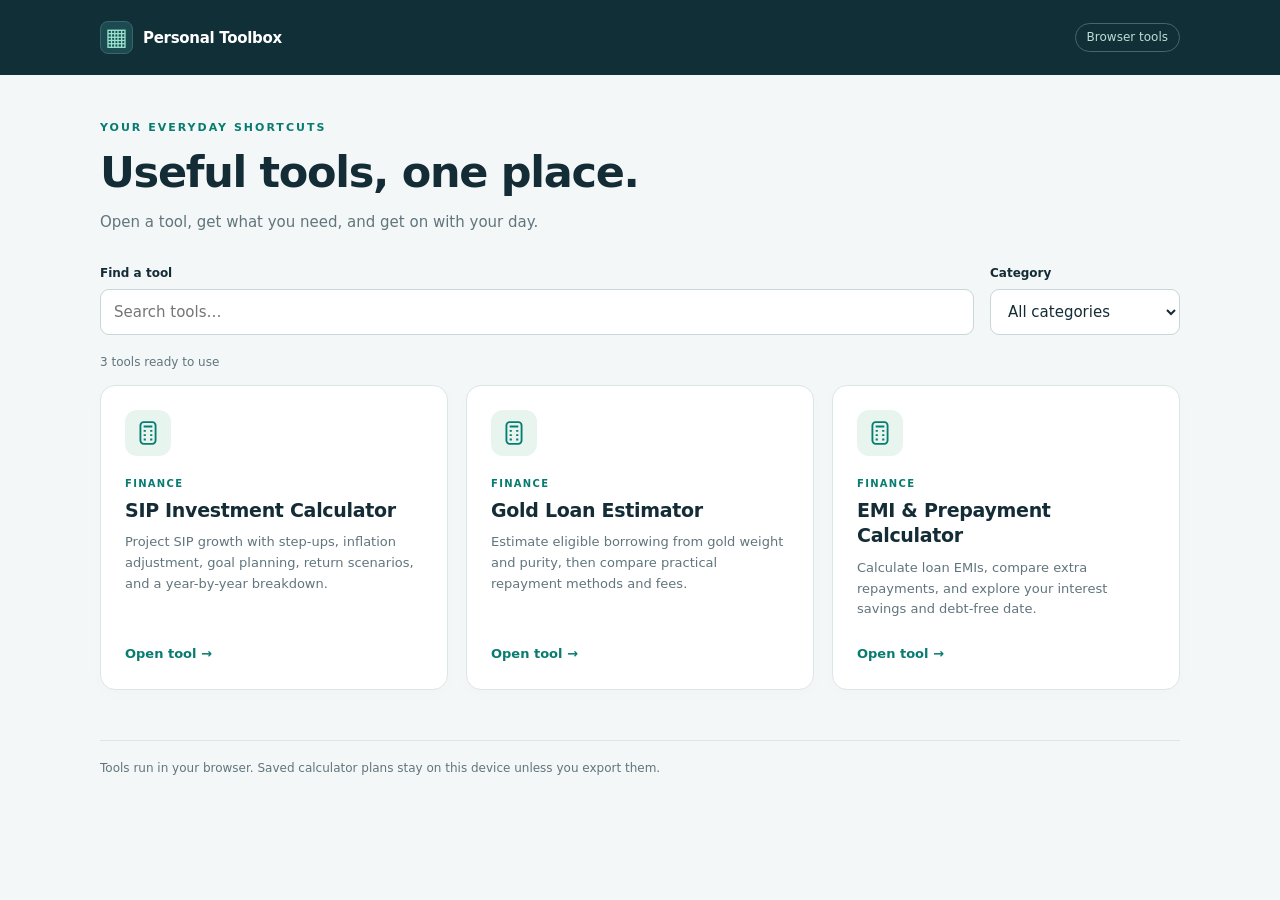
<file: index.html>
<!doctype html>
<html lang="en">
<head>
  <meta charset="utf-8">
  <meta name="viewport" content="width=device-width, initial-scale=1">
  <meta name="description" content="A personal collection of practical browser tools, starting with an EMI and loan repayment calculator.">
  <title>Personal Toolbox</title>
  <link rel="icon" type="image/svg+xml" href="favicon.svg">
  <link rel="stylesheet" href="styles.css">
  <script src="tools.js" defer></script>
  <script src="app.js" defer></script>
</head>
<body>
  <header class="topbar"><a href="./index.html" class="brand"><span class="brand-icon" aria-hidden="true">▦</span> Personal Toolbox</a><span class="badge">Browser tools</span></header>
  <main>
    <div class="intro"><p class="eyebrow">YOUR EVERYDAY SHORTCUTS</p><h1>Useful tools, one place.</h1><p>Open a tool, get what you need, and get on with your day.</p></div>
    <section class="catalog" aria-label="Your tools">
      <div class="controls"><div class="search"><label for="search">Find a tool</label><input id="search" type="search" placeholder="Search tools…" autocomplete="off"></div><div class="filter"><label for="category">Category</label><select id="category"><option value="">All categories</option></select></div></div>
      <p id="count" class="count" role="status" aria-live="polite"></p>
      <div id="tools" class="tools"></div>
      <p id="empty" class="empty" hidden>No tools match your search. Try another word or category.</p>
      <noscript><p><a href="tools/loan-emi-calculator.html">Open the EMI & Prepayment Calculator</a>. Enable JavaScript to use the calculator.</p></noscript>
    </section>
    <footer>Tools run in your browser. Saved calculator plans stay on this device unless you export them.</footer>
  </main>
</body>
</html>
</file>
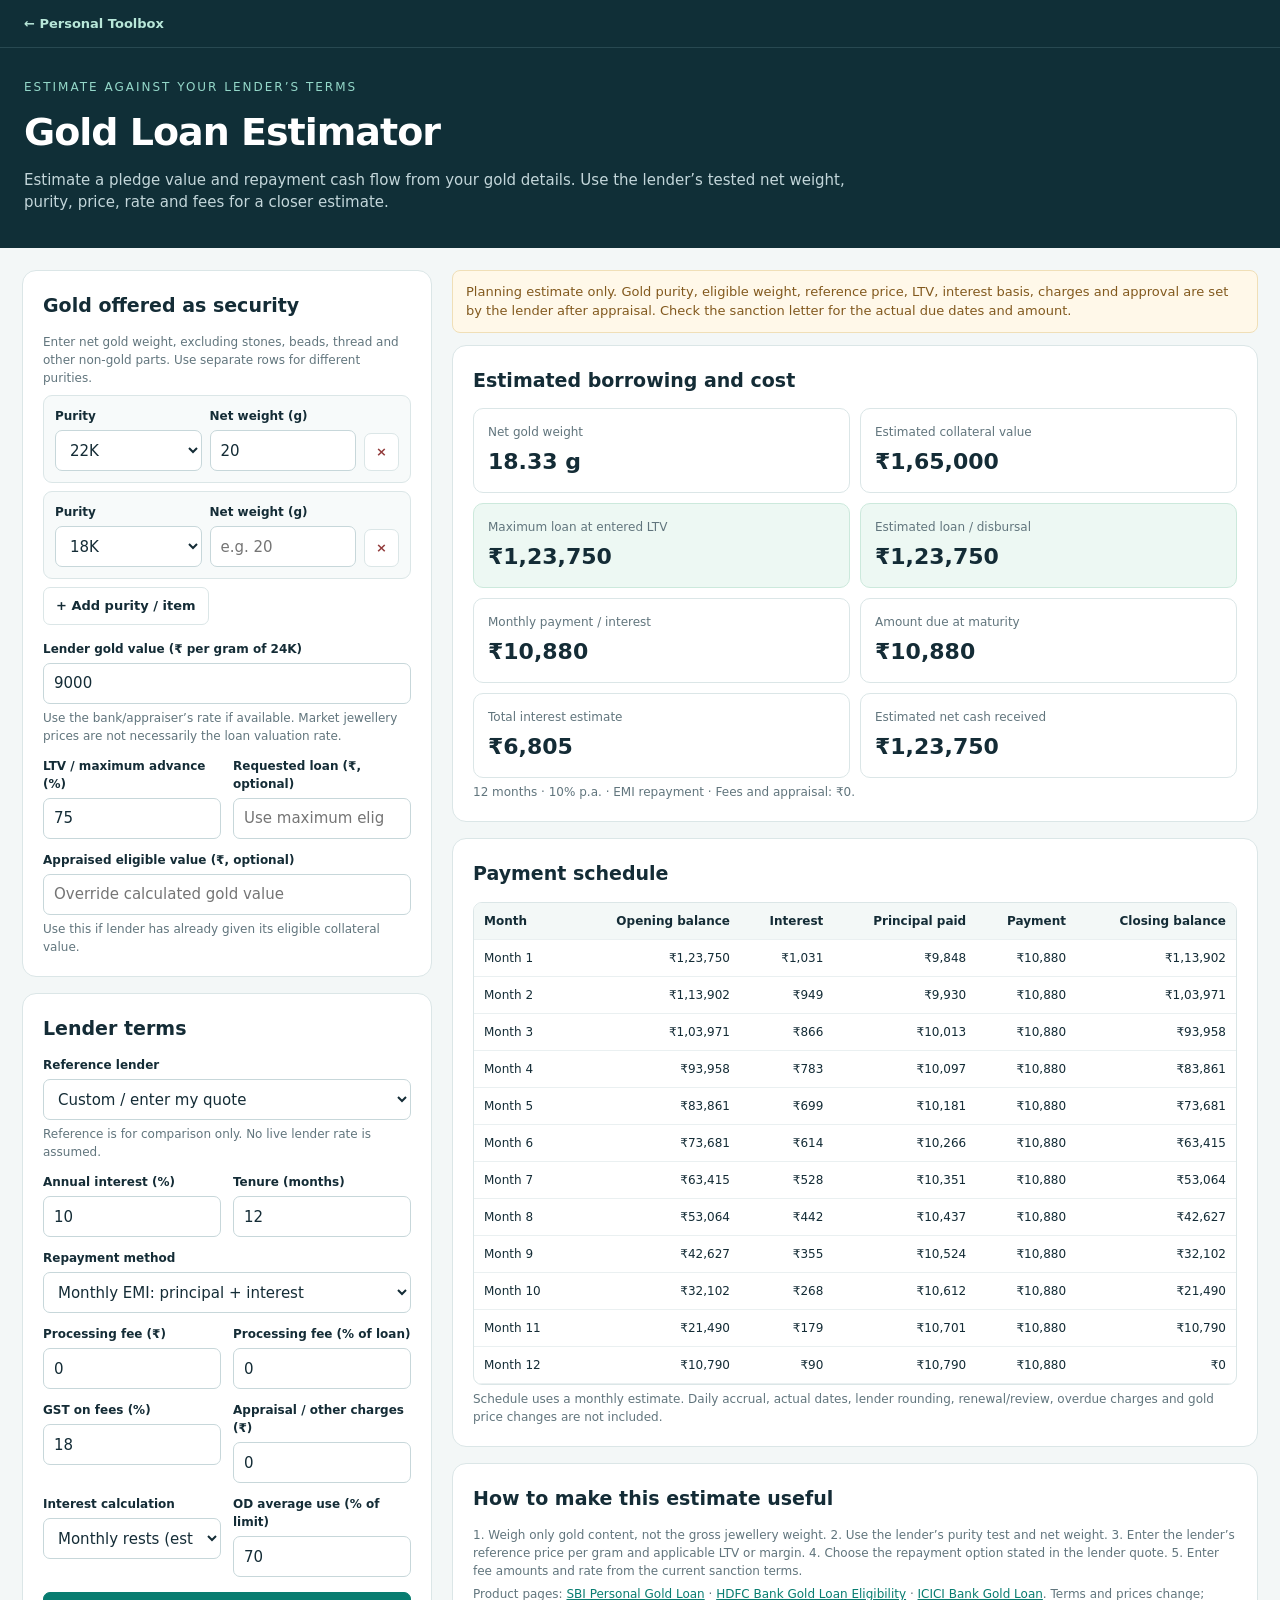
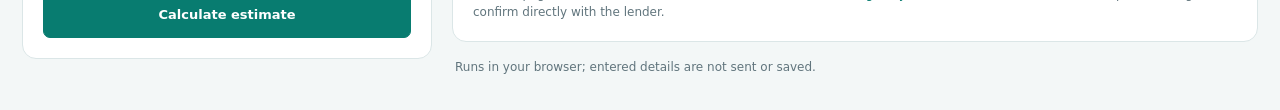
<file: tools/gold-loan-calculator.html>
<!doctype html>
<html lang="en">
<head>
<meta charset="utf-8"><meta name="viewport" content="width=device-width, initial-scale=1">
<title>Gold Loan Estimator · Personal Toolbox</title>
<link rel="icon" type="image/svg+xml" href="../favicon.svg">
<style>
:root{--ink:#142c36;--muted:#61757d;--brand:#087c70;--line:#dbe6e7;--bg:#f3f7f7;--soft:#e8f5ef;--amber:#82591e}*{box-sizing:border-box}body{margin:0;background:var(--bg);color:var(--ink);font:15px/1.5 system-ui,-apple-system,BlinkMacSystemFont,"Segoe UI",sans-serif}header{background:#102f37;color:white;padding:30px max(24px,calc((100vw - 1250px)/2)) 34px}header .eyebrow{font-size:12px;letter-spacing:2px;text-transform:uppercase;color:#94d8c9}h1{font-size:clamp(26px,3vw,38px);letter-spacing:-1px;margin:8px 0}header p{color:#c3d6da;margin:0;max-width:850px}nav{background:#102f37;padding:12px max(24px,calc((100vw - 1250px)/2));border-bottom:1px solid #284951}nav a{color:#b8e7d9;text-decoration:none;font-weight:600;font-size:13px}main{max-width:1300px;margin:auto;padding:22px;display:grid;grid-template-columns:410px minmax(0,1fr);gap:20px;align-items:start}.card{background:white;border:1px solid var(--line);border-radius:14px;padding:20px;margin-bottom:16px}h2{font-size:19px;margin:0 0 14px}h3{font-size:15px;margin:18px 0 8px}.grid{display:grid;grid-template-columns:1fr 1fr;gap:12px}.full{grid-column:1/-1}label{display:block;font-size:12px;font-weight:650;margin-bottom:5px}input,select,button{font:inherit}input,select{width:100%;height:41px;border:1px solid #c7d7da;background:white;border-radius:7px;padding:8px 10px;color:var(--ink);min-width:0}input:focus,select:focus,button:focus-visible{outline:3px solid #7ac7b855;outline-offset:1px;border-color:var(--brand)}.help,.small{font-size:12px;color:var(--muted);margin:5px 0 0}.item{display:grid;grid-template-columns:1fr 1fr 35px;gap:8px;align-items:end;padding:11px;background:#f7fafa;border:1px solid var(--line);border-radius:9px;margin:8px 0}.item button{height:38px;padding:3px;color:#923b3b}button{cursor:pointer;border:1px solid var(--line);padding:8px 12px;border-radius:7px;background:white;color:var(--ink);font-size:13px;font-weight:600}button:hover{background:#f0f7f6}button.primary{background:var(--brand);border-color:var(--brand);color:white;width:100%;margin-top:15px;padding:12px}.stats{display:grid;grid-template-columns:repeat(2,1fr);gap:10px}.stat{border:1px solid var(--line);border-radius:10px;padding:14px;min-width:0}.stat span{font-size:12px;color:var(--muted);display:block}.stat strong{font-size:22px;display:block;overflow-wrap:anywhere;margin-top:4px}.hero{background:#edf8f3;border-color:#cce9dc}.message{padding:11px 13px;border-radius:8px;margin-bottom:12px;font-size:13px;background:#fff8e9;border:1px solid #f0dfb7;color:var(--amber)}.table-wrap{overflow:auto;border:1px solid var(--line);border-radius:9px;margin-top:12px}table{border-collapse:collapse;width:100%;font-size:12px;font-variant-numeric:tabular-nums}th,td{padding:9px 10px;text-align:right;border-bottom:1px solid #eaf0f1;white-space:nowrap}th:first-child,td:first-child{text-align:left}thead{background:#f3f8f7}#dirty{display:none}.tag{background:var(--soft);color:#09685b;border-radius:99px;padding:3px 8px;font-size:11px}.footer{font-size:12px;color:var(--muted);margin:12px 3px}.source a{color:var(--brand)}
@media(max-width:900px){main{grid-template-columns:350px 1fr;gap:14px;padding:14px}}@media(max-width:720px){main{display:block;padding:12px}header{padding:24px 18px}nav{padding:11px 18px}.card{padding:16px}.stats{grid-template-columns:1fr 1fr}}
</style>
</head><body>
<nav><a href="../index.html">← Personal Toolbox</a></nav>
<header><div class="eyebrow">Estimate against your lender’s terms</div><h1>Gold Loan Estimator</h1><p>Estimate a pledge value and repayment cash flow from your gold details. Use the lender’s tested net weight, purity, price, rate and fees for a closer estimate.</p></header>
<main><aside>
<section class="card"><h2>Gold offered as security</h2><p class="help">Enter net gold weight, excluding stones, beads, thread and other non-gold parts. Use separate rows for different purities.</p><div id="goldRows"></div><button id="addGold" type="button">+ Add purity / item</button>
<div class="grid" style="margin-top:15px"><div class="full"><label for="price">Lender gold value (₹ per gram of 24K)</label><input id="price" type="number" min="1" step="any" value="9000"><p class="help">Use the bank/appraiser’s rate if available. Market jewellery prices are not necessarily the loan valuation rate.</p></div><div><label for="cap">LTV / maximum advance (%)</label><input id="cap" type="number" min="1" max="100" step="any" value="75"></div><div><label for="requested">Requested loan (₹, optional)</label><input id="requested" type="number" min="0" step="any" placeholder="Use maximum eligible"></div><div class="full"><label for="valuationOverride">Appraised eligible value (₹, optional)</label><input id="valuationOverride" type="number" min="0" step="any" placeholder="Override calculated gold value"><p class="help">Use this if lender has already given its eligible collateral value.</p></div></div></section>
<section class="card"><h2>Lender terms</h2><div class="grid"><div class="full"><label for="bank">Reference lender</label><select id="bank"><option value="custom">Custom / enter my quote</option><option>SBI</option><option>HDFC Bank</option><option>ICICI Bank</option><option>Other bank / NBFC</option></select><p class="help">Reference is for comparison only. No live lender rate is assumed.</p></div><div><label for="rate">Annual interest (%)</label><input id="rate" type="number" min="0" max="100" step="any" value="10"></div><div><label for="tenure">Tenure (months)</label><input id="tenure" type="number" min="1" max="120" step="1" value="12"></div><div class="full"><label for="method">Repayment method</label><select id="method"><option value="emi">Monthly EMI: principal + interest</option><option value="monthlyBullet">Monthly interest, principal at end</option><option value="rearBullet">Accrued interest + principal at end</option><option value="frontBullet">Interest paid upfront + principal at end</option><option value="overdraft">Overdraft estimate: interest on average used balance</option></select></div><div><label for="processing">Processing fee (₹)</label><input id="processing" type="number" min="0" step="any" value="0"></div><div><label for="feePercent">Processing fee (% of loan)</label><input id="feePercent" type="number" min="0" max="100" step="any" value="0"></div><div><label for="gst">GST on fees (%)</label><input id="gst" type="number" min="0" max="100" step="any" value="18"></div><div><label for="appraisal">Appraisal / other charges (₹)</label><input id="appraisal" type="number" min="0" step="any" value="0"></div><div><label for="interestMode">Interest calculation</label><select id="interestMode"><option value="monthly">Monthly rests (estimate)</option><option value="simple">Simple interest (estimate)</option></select></div><div><label for="drawdown">OD average use (% of limit)</label><input id="drawdown" type="number" min="1" max="100" step="any" value="70"></div></div><button class="primary" id="calculate">Calculate estimate</button></section>
</aside><div><div id="warning" class="message">Planning estimate only. Gold purity, eligible weight, reference price, LTV, interest basis, charges and approval are set by the lender after appraisal. Check the sanction letter for the actual due dates and amount.</div>
<section class="card"><h2>Estimated borrowing and cost</h2><div class="stats"><div class="stat"><span>Net gold weight</span><strong id="weightOut">—</strong></div><div class="stat"><span>Estimated collateral value</span><strong id="valueOut">—</strong></div><div class="stat hero"><span>Maximum loan at entered LTV</span><strong id="maxOut">—</strong></div><div class="stat hero"><span>Estimated loan / disbursal</span><strong id="loanOut">—</strong></div><div class="stat"><span>Monthly payment / interest</span><strong id="monthlyOut">—</strong></div><div class="stat"><span>Amount due at maturity</span><strong id="maturityOut">—</strong></div><div class="stat"><span>Total interest estimate</span><strong id="interestOut">—</strong></div><div class="stat"><span>Estimated net cash received</span><strong id="netOut">—</strong></div></div><p id="summary" class="small"></p></section>
<section class="card"><h2>Payment schedule</h2><div class="table-wrap"><table><thead><tr><th>Month</th><th>Opening balance</th><th>Interest</th><th>Principal paid</th><th>Payment</th><th>Closing balance</th></tr></thead><tbody id="schedule"></tbody></table></div><p class="help">Schedule uses a monthly estimate. Daily accrual, actual dates, lender rounding, renewal/review, overdue charges and gold price changes are not included.</p></section>
<section class="card"><h2>How to make this estimate useful</h2><p class="small">1. Weigh only gold content, not the gross jewellery weight. 2. Use the lender’s purity test and net weight. 3. Enter the lender’s reference price per gram and applicable LTV or margin. 4. Choose the repayment option stated in the lender quote. 5. Enter fee amounts and rate from the current sanction terms.</p><p class="small source">Product pages: <a href="https://sbi.co.in/web/personal-banking/loans/gold-loan/personal-gold-loans">SBI Personal Gold Loan</a> · <a href="https://www.hdfcbank.com/personal/tools-and-calculators/gold-loan-eligibility">HDFC Bank Gold Loan Eligibility</a> · <a href="https://www.icicibank.com/personal-banking/loans/gold-loan">ICICI Bank Gold Loan</a>. Terms and prices change; confirm directly with the lender.</p></section>
<p class="footer">Runs in your browser; entered details are not sent or saved.</p></div></main>
<script>
const $=id=>document.getElementById(id), money=n=>'₹'+new Intl.NumberFormat('en-IN',{maximumFractionDigits:0}).format(Number.isFinite(n)?n:0), number=id=>Number($(id).value)||0;
function addGold(karat='22',weight=''){const row=document.createElement('div');row.className='item';row.innerHTML='<div><label>Purity</label><select aria-label="Gold purity"><option value="24">24K</option><option value="22">22K</option><option value="21">21K</option><option value="20">20K</option><option value="18">18K</option><option value="14">14K</option></select></div><div><label>Net weight (g)</label><input aria-label="Net gold weight in grams" type="number" min="0" step="any" placeholder="e.g. 20"></div><button type="button" aria-label="Remove item">×</button>';row.querySelector('select').value=karat;row.querySelector('input').value=weight;row.querySelector('button').onclick=()=>{if($('goldRows').children.length>1)row.remove()};$('goldRows').append(row)}
function calculate(){const rows=[...$('goldRows').children];let grams=0;for(const r of rows){const purity=r.querySelector('select').value;grams+=(Number(r.querySelector('input').value)||0)*Number(purity)/24}const price=number('price'),appraised=number('valuationOverride');const value=appraised>0?appraised:grams*price;const max=value*number('cap')/100;const loan=number('requested')>0?Math.min(number('requested'),max):max;const months=Math.floor(number('tenure')),rate=number('rate'),mr=rate/1200,method=$('method').value,mode=$('interestMode').value;let balance=loan,totalInterest=0,monthly=0,final=0,schedule=[];if(!loan||!months||!price){$('warning').textContent='Enter a positive gold weight, gold price, loan term and valid lender assumptions.';return}if(method==='emi'){monthly=mr===0?loan/months:loan*mr/(1-Math.pow(1+mr,-months));for(let m=1;m<=months;m++){const opening=balance,int=mode==='simple'?loan*rate/1200:balance*mr;let pay=Math.min(balance+int,monthly),principal=pay-int;if(m===months){pay=balance+int;principal=balance}balance=Math.max(0,balance-principal);totalInterest+=int;schedule.push([m,opening,int,principal,pay,balance])}final=schedule.at(-1)[4]}else if(method==='monthlyBullet'){monthly=loan*mr;for(let m=1;m<=months;m++){const int=mode==='simple'?loan*rate/1200:balance*mr;totalInterest+=int;const principal=m===months?loan:0,pay=int+principal;balance-=principal;schedule.push([m,balance+principal,int,principal,pay,balance])}final=loan+totalInterest}else if(method==='rearBullet'){for(let m=1;m<=months;m++){const opening=balance,int=mode==='simple'?loan*rate/1200:balance*mr;balance+=int;totalInterest+=int;const principal=m===months?balance:0,pay=principal;balance-=principal;schedule.push([m,opening,int,principal,pay,balance])}final=totalInterest+loan;monthly=0}else if(method==='frontBullet'){totalInterest=mode==='simple'?loan*rate/100*months/12:loan*(Math.pow(1+mr,months)-1);final=loan;monthly=0;schedule=[[0,loan,totalInterest,0,totalInterest,loan]]}else{const used=loan*number('drawdown')/100;monthly=used*mr;for(let m=1;m<=months;m++){const opening=balance,int=used*mr;totalInterest+=int;const principal=m===months?loan:0;balance-=principal;schedule.push([m,opening,int,principal,int+principal,balance])}final=loan+totalInterest}
const fees=(number('processing')+loan*number('feePercent')/100)*(1+number('gst')/100)+number('appraisal');const net=loan-fees-(method==='frontBullet'?totalInterest:0);$('weightOut').textContent=grams.toFixed(2)+' g';$('valueOut').textContent=money(value);$('maxOut').textContent=money(max);$('loanOut').textContent=money(loan);$('monthlyOut').textContent=method==='emi'?money(monthly):method==='rearBullet'?money(0):method==='frontBullet'?'Upfront: '+money(totalInterest):money(monthly);$('maturityOut').textContent=money(final);$('interestOut').textContent=money(totalInterest);$('netOut').textContent=money(net);$('summary').textContent=`${months} months · ${rate}% p.a. · ${method==='emi'?'EMI repayment':method==='monthlyBullet'?'monthly interest, principal at maturity':method==='rearBullet'?'interest and principal at maturity':method==='frontBullet'?'interest upfront, principal at maturity':'OD estimate'} · Fees and appraisal: ${money(fees)}.`;const body=$('schedule');body.replaceChildren();for(const r of schedule){const tr=document.createElement('tr');r.forEach((v,i)=>{const td=document.createElement('td');td.textContent=i===0?(r[0]===0?'At disbursal':'Month '+v):money(v);tr.append(td)});body.append(tr)}$('warning').textContent=number('requested')>max?`Requested amount exceeds the entered LTV cap; estimate is capped at ${money(max)}. Actual eligible amount may be lower after lender appraisal.`:'Planning estimate only. Gold purity, eligible weight, reference price, LTV, interest basis, charges and approval are set by the lender after appraisal. Check the sanction letter for the actual due dates and amount.'}
$('addGold').onclick=()=>addGold();$('calculate').onclick=calculate;['cap','price','requested','valuationOverride','rate','tenure','method','processing','feePercent','gst','appraisal','interestMode','drawdown'].forEach(id=>$(id).addEventListener('change',calculate));$('bank').onchange=()=>{$('summary').textContent='Enter the current rate and charges shown in your lender quote. This selection does not load or imply live bank terms.'};addGold('22','20');addGold('18','');calculate();
</script></body></html>
</file>
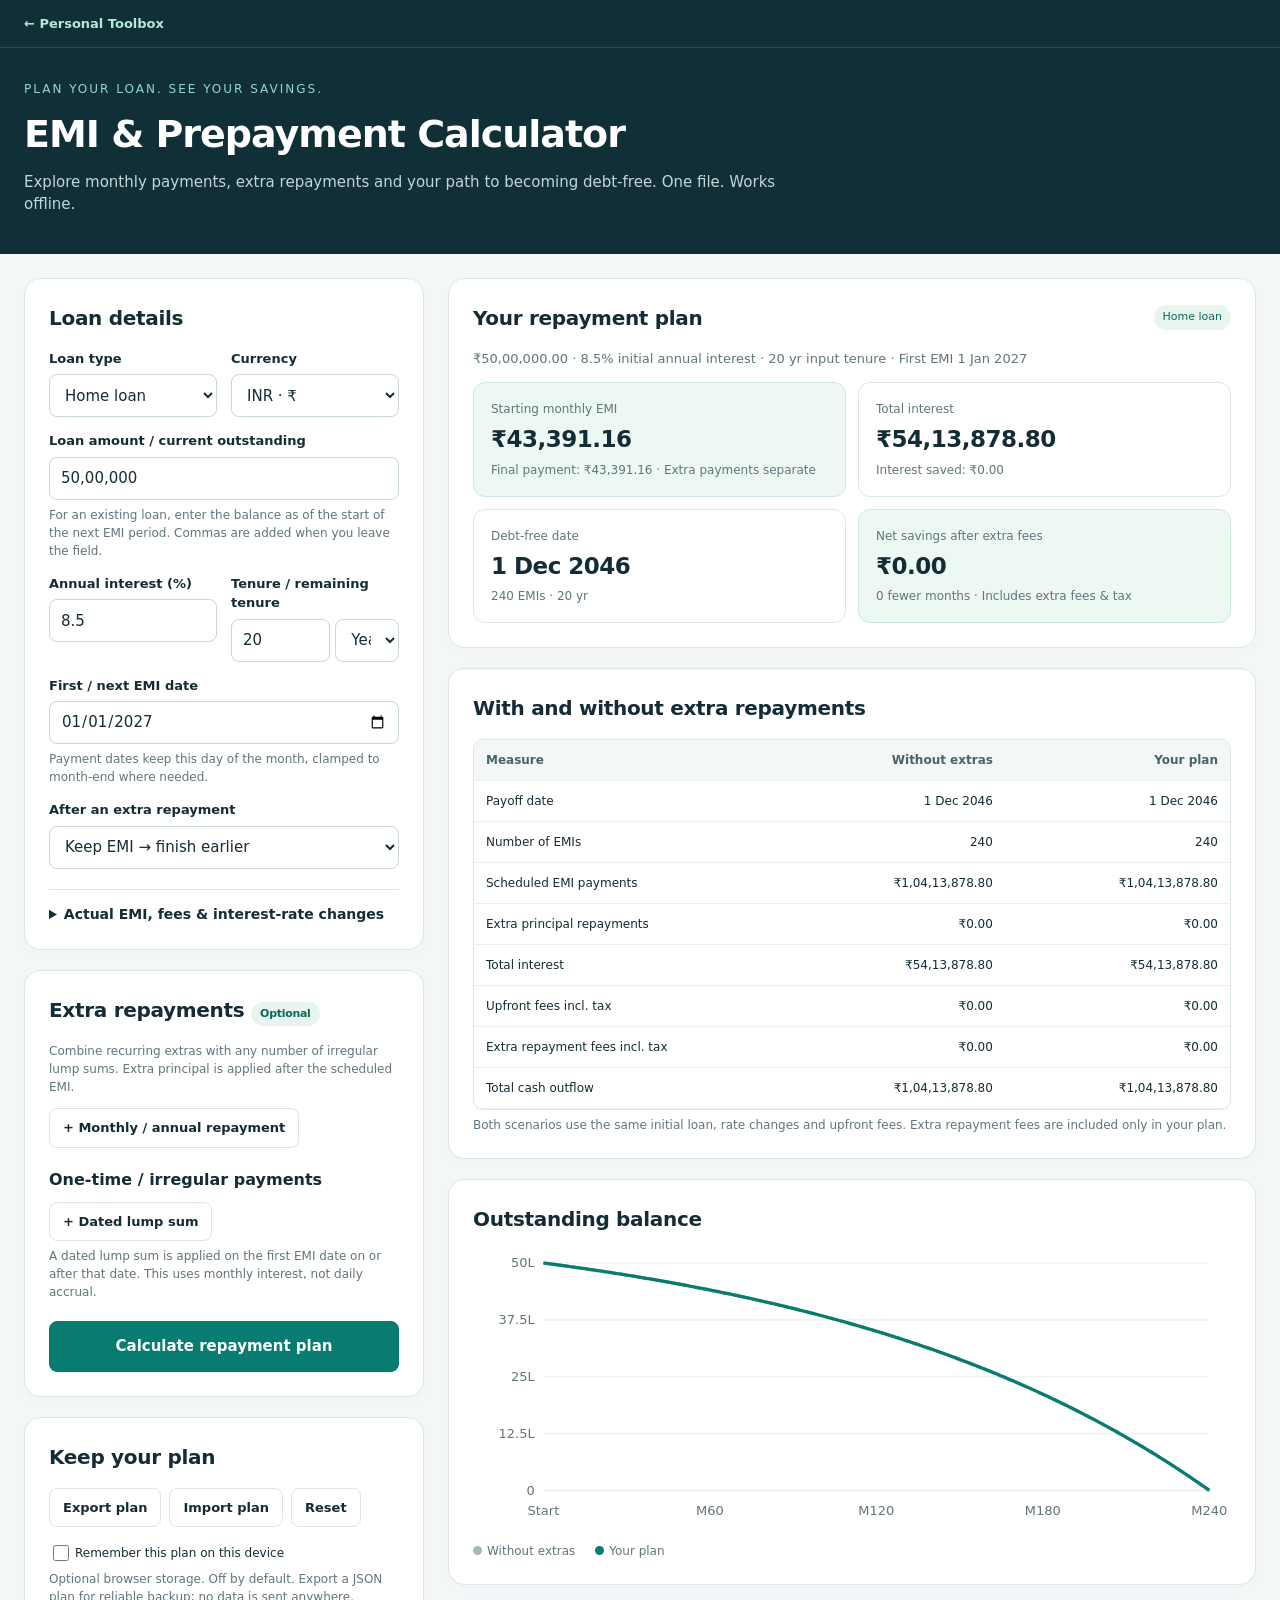
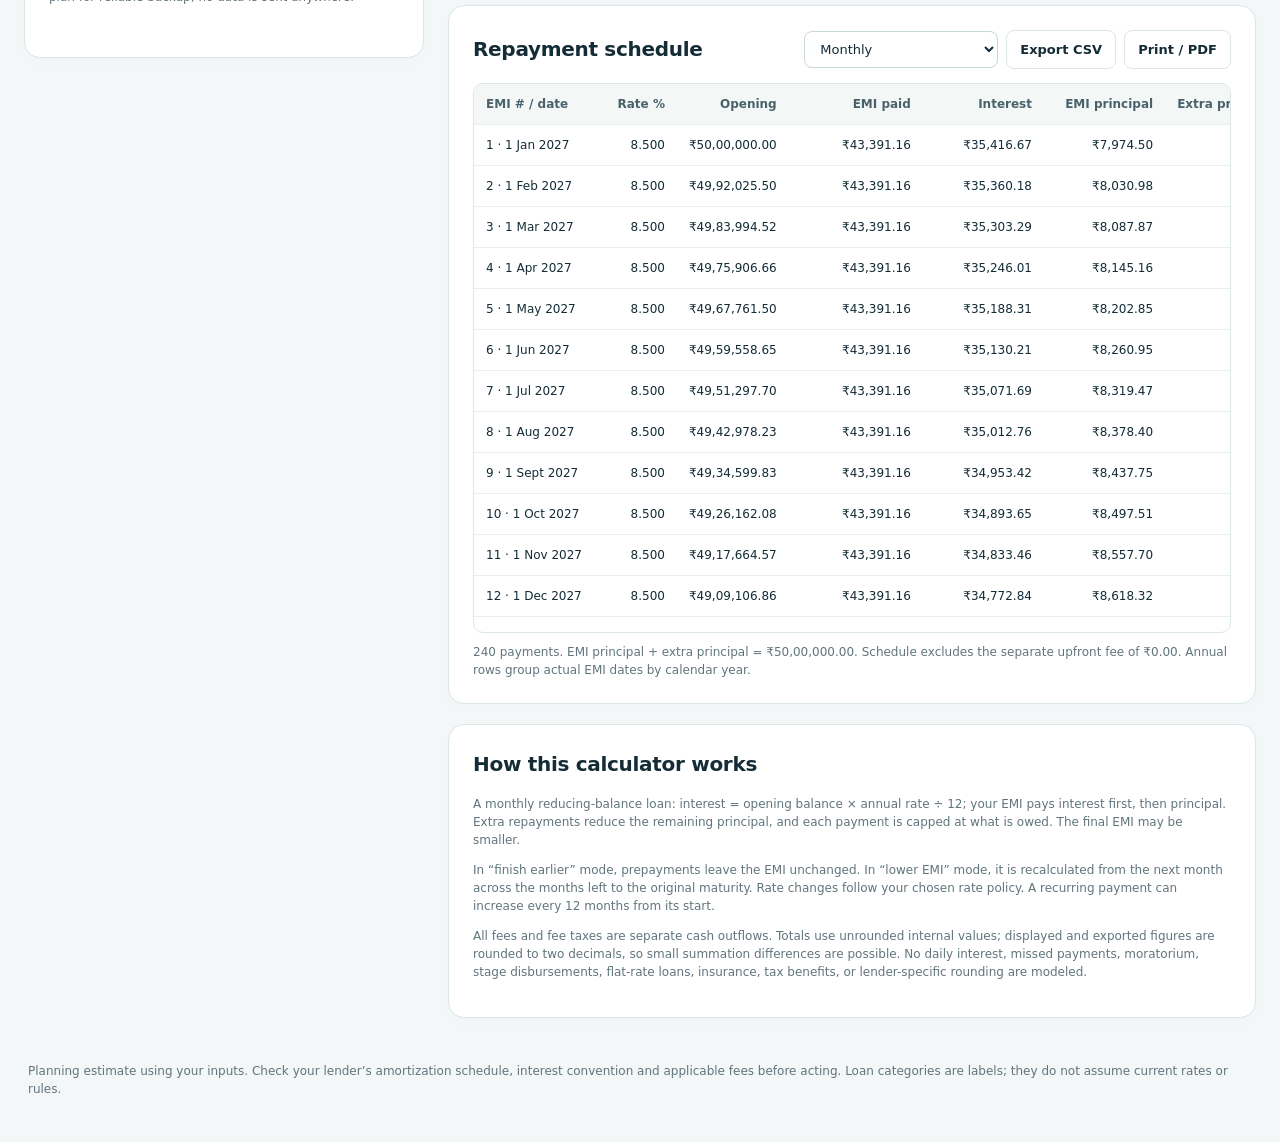
<file: tools/loan-emi-calculator.html>
<!doctype html>
<html lang="en">
<head>
<meta charset="utf-8"><meta name="viewport" content="width=device-width, initial-scale=1">
<title>Loan EMI & Prepayment Calculator · Personal Toolbox</title>
<link rel="icon" type="image/svg+xml" href="../favicon.svg">
<style>
:root{--ink:#142c36;--muted:#61757d;--brand:#087c70;--line:#dbe6e7;--bg:#f3f7f7;--soft:#e8f5ef;--amber:#a76812}*{box-sizing:border-box}body{margin:0;background:var(--bg);color:var(--ink);font:15px/1.5 system-ui,-apple-system,BlinkMacSystemFont,"Segoe UI",sans-serif}header{background:#102f37;color:white;padding:32px max(24px,calc((100vw - 1280px)/2)) 38px}header .eyebrow{font-size:12px;letter-spacing:2px;text-transform:uppercase;color:#94d8c9}h1{font-size:clamp(25px,3vw,38px);letter-spacing:-1px;margin:8px 0}header p{color:#c3d6da;margin:0;max-width:800px}main{max-width:1328px;margin:auto;padding:24px;display:grid;grid-template-columns:400px minmax(0,1fr);gap:24px;align-items:start}.card{background:white;border:1px solid var(--line);border-radius:16px;padding:24px;box-shadow:0 4px 16px #12323904;margin-bottom:20px}h2{font-size:20px;letter-spacing:-.3px;margin:0 0 16px}h3{font-size:16px;margin:20px 0 10px}.small,.help{font-size:12px;color:var(--muted)}.help{margin:6px 0 0}.grid{display:grid;grid-template-columns:1fr 1fr;gap:14px}.full{grid-column:1/-1}label{display:block;font-size:13px;font-weight:600;margin-bottom:6px}input,select,button{font:inherit}input,select{display:block;width:100%;height:43px;border:1px solid #c7d7da;background:white;border-radius:8px;padding:9px 11px;color:var(--ink);min-width:0}input:focus,select:focus,button:focus-visible{outline:3px solid #7ac7b855;outline-offset:1px;border-color:var(--brand)}input[type=checkbox]{width:16px;height:16px;display:inline;vertical-align:middle;margin-right:6px}button{cursor:pointer;border:1px solid var(--line);padding:9px 13px;border-radius:8px;background:white;color:var(--ink);font-size:13px;font-weight:600}button:hover{background:#f0f7f6}button.primary{background:var(--brand);border-color:var(--brand);color:white}button.primary:hover{background:#056b61}button:disabled{opacity:.45;cursor:default}.actions{display:flex;gap:8px;flex-wrap:wrap;align-items:center}.calculate{width:100%;margin-top:20px;padding:13px;font-size:15px}.tag{font-size:11px;display:inline-block;background:var(--soft);color:#09685b;border-radius:99px;padding:4px 9px}.subtle{color:var(--muted)}.stats{display:grid;grid-template-columns:1fr 1fr;gap:12px}.stat{padding:17px;border:1px solid var(--line);border-radius:12px;min-width:0}.stat span{display:block;font-size:12px;color:var(--muted)}.stat strong{display:block;font-size:23px;letter-spacing:-.5px;overflow-wrap:anywhere;margin:4px 0}.stat.hero{background:#edf8f3;border-color:#cce9dc}.stat .small{font-size:12px}.result-heading{display:flex;align-items:center;justify-content:space-between;gap:10px;margin-bottom:16px}.result-heading h2{margin:0}.message{padding:12px 14px;border-radius:9px;margin-bottom:14px;font-size:13px}.error{color:#9e2c2c;background:#fff0f0;border:1px solid #f2cdcd}.notice{color:#82591e;background:#fff9eb;border:1px solid #f0e0bc}.success{color:#086658;background:var(--soft)}[hidden]{display:none!important}details{border-top:1px solid var(--line);padding-top:14px;margin-top:20px}summary{cursor:pointer;font-weight:600;font-size:14px}details .grid{margin-top:15px}.entry{padding:14px;background:#f7fafa;border:1px solid var(--line);border-radius:10px;margin:12px 0}.entry .grid{gap:10px}.entry label{font-size:12px}.entry .entry-head{display:flex;justify-content:space-between;align-items:center;margin-bottom:10px}.remove{padding:4px 9px;font-size:12px;color:#993c3c}.table-wrap{overflow:auto;max-height:550px;border:1px solid var(--line);border-radius:10px}table{border-collapse:collapse;width:100%;font-size:12px;font-variant-numeric:tabular-nums}th,td{padding:11px 12px;text-align:right;border-bottom:1px solid #eaf0f1;white-space:nowrap}th:first-child,td:first-child{text-align:left}thead{background:#f3f8f7;position:sticky;top:0;z-index:1}th{font-weight:600;color:#49616a}tfoot{background:#edf7f2;font-weight:700}tr.extra td{background:#f6fbf7}#comparison td,#comparison th{white-space:normal}#comparison th:first-child{width:40%}#chart{width:100%;height:auto;display:block}svg text{font-family:system-ui,sans-serif;fill:#61757d;font-size:12px}.legend{display:flex;gap:20px;font-size:12px;color:var(--muted);margin-top:10px}.dot{width:9px;height:9px;display:inline-block;border-radius:50%;margin-right:5px}.footer{grid-column:1/-1;font-size:12px;color:var(--muted);padding:0 4px 20px}.toolbar{display:flex;gap:10px;align-items:center;justify-content:space-between;flex-wrap:wrap;margin-bottom:14px}.toolbar select{width:auto;height:37px;font-size:13px}.saved-status{font-size:12px;color:var(--muted);min-height:18px;margin-top:9px}.screen-only{}.report-meta{font-size:13px;color:var(--muted);margin-bottom:14px}.file-input{display:none}.check{font-size:12px;font-weight:400;margin-top:15px}.empty{font-size:12px;color:var(--muted);padding:10px 0}.schedule-info{margin:10px 0 0}#dirty{margin-bottom:14px}.prepay-figure{color:var(--brand)}
@media(max-width:950px){main{grid-template-columns:340px minmax(0,1fr);gap:16px;padding:16px}.card{padding:18px}.stats{grid-template-columns:1fr}.stat strong{font-size:22px}}
@media(max-width:720px){main{display:block;padding:14px}.stats{grid-template-columns:1fr 1fr}.card{padding:18px}header{padding:25px 20px}h2{font-size:19px}.stat{padding:13px}.stat strong{font-size:20px}.footer{padding:0 5px 20px}}
@media print{body{background:white;font-size:11px}header{background:white;color:black;padding:0 0 15px}header p,header .eyebrow{color:#555}main{display:block;padding:0;max-width:none}aside,.screen-only,#dirty,#status{display:none!important}.card{border:1px solid #ddd;box-shadow:none;padding:15px;break-inside:avoid;margin-bottom:14px}.stats{grid-template-columns:repeat(4,1fr)}.stat strong{font-size:17px}.table-wrap{max-height:none;overflow:visible}thead{position:static;display:table-header-group}tr{break-inside:avoid}.schedule-card{break-inside:auto}.footer{padding:0}#chart{max-height:200px}h1{font-size:25px}}
</style>
</head>
<body>
<nav class="screen-only" aria-label="Toolbox navigation" style="background:#102f37;padding:12px max(24px,calc((100vw - 1280px)/2));border-bottom:1px solid #284951"><a href="../index.html" style="color:#b8e7d9;text-decoration:none;font:600 13px system-ui,sans-serif">← Personal Toolbox</a></nav>
<header><div class="eyebrow">Plan your loan. See your savings.</div><h1>EMI & Prepayment Calculator</h1><p>Explore monthly payments, extra repayments and your path to becoming debt-free. One file. Works offline.</p></header>
<main>
<aside>
<form id="loanForm" novalidate>
<section class="card"><h2>Loan details</h2><div class="grid">
<div><label for="loanType">Loan type</label><select id="loanType"><option>Home loan</option><option>Personal loan</option><option>Vehicle loan</option><option>Education loan</option><option>Other loan</option></select></div>
<div><label for="currency">Currency</label><select id="currency"><option value="INR">INR · ₹</option><option value="USD">USD · $</option><option value="EUR">EUR · €</option><option value="GBP">GBP · £</option><option value="AED">AED</option></select></div>
<div class="full"><label for="principal">Loan amount / current outstanding</label><input id="principal" type="text" inputmode="decimal" value="50,00,000" autocomplete="off" required><p class="help">For an existing loan, enter the balance as of the start of the next EMI period. Commas are added when you leave the field.</p></div>
<div><label for="rate">Annual interest (%)</label><input id="rate" type="number" min="0" max="60" step="any" value="8.5" required></div>
<div><label for="term">Tenure / remaining tenure</label><div style="display:flex;gap:5px"><input id="term" type="number" min="1" max="600" step="any" value="20" required><select id="termUnit" aria-label="Tenure unit" style="width:100px"><option value="years">Years</option><option value="months">Months</option></select></div></div>
<div class="full"><label for="startDate">First / next EMI date</label><input id="startDate" type="date" required><p class="help">Payment dates keep this day of the month, clamped to month-end where needed.</p></div>
<div class="full"><label for="strategy">After an extra repayment</label><select id="strategy"><option value="tenure">Keep EMI → finish earlier</option><option value="emi">Lower EMI → keep original end date</option></select></div>
</div>
<details><summary>Actual EMI, fees & interest-rate changes</summary><div class="grid">
<div class="full"><label for="customEmi">Actual monthly EMI (optional)</label><input id="customEmi" type="number" min="0" step="any" placeholder="Blank = calculate from tenure"><p class="help">Useful for an existing loan. Overrides the calculated EMI; payoff may differ from entered tenure.</p></div>
<div><label for="feeFixed">Upfront fee (fixed)</label><input id="feeFixed" type="number" min="0" step="any" value="0"></div>
<div><label for="feePct">Upfront fee (% of loan)</label><input id="feePct" type="number" min="0" max="100" step="any" value="0"></div>
<div><label for="prepayFee">Prepayment fee (%)</label><input id="prepayFee" type="number" min="0" max="100" step="any" value="0"></div>
<div><label for="feeTax">Tax on fees (%)</label><input id="feeTax" type="number" min="0" max="100" step="any" value="0"></div>
<div class="full"><label for="ratePolicy">When the interest rate changes</label><select id="ratePolicy"><option value="recast">Recalculate EMI to original end date</option><option value="keep">Keep EMI; allow tenure to change</option></select></div>
</div><p class="help">Enter lender-specific fees. Fees are paid separately and are not added to the loan balance. Rate changes apply from the start of the selected EMI period.</p><div id="rateEntries"></div><button id="addRate" type="button">+ Rate change</button></details>
</section>
<section class="card"><h2>Extra repayments <span class="tag">Optional</span></h2><p class="small">Combine recurring extras with any number of irregular lump sums. Extra principal is applied after the scheduled EMI.</p><div id="recurringEntries"></div><button id="addRecurring" type="button">+ Monthly / annual repayment</button><h3>One-time / irregular payments</h3><div id="oneTimeEntries"></div><button id="addOneTime" type="button">+ Dated lump sum</button><p class="help">A dated lump sum is applied on the first EMI date on or after that date. This uses monthly interest, not daily accrual.</p><button class="primary calculate" type="submit">Calculate repayment plan</button></section>
</form>
<section class="card screen-only"><h2>Keep your plan</h2><div class="actions"><button id="savePlan" type="button">Export plan</button><button id="loadPlan" type="button">Import plan</button><button id="resetPlan" type="button">Reset</button></div><input class="file-input" id="importFile" type="file" accept=".json,application/json"><label class="check"><input id="autosave" type="checkbox">Remember this plan on this device</label><p class="help">Optional browser storage. Off by default. Export a JSON plan for reliable backup; no data is sent anywhere.</p><div id="status" class="saved-status" role="status"></div></section>
</aside>
<div id="results">
<div id="error" class="message error" role="alert" hidden></div><div id="dirty" class="message notice" hidden>Inputs changed. Calculate again to update the results and exports.</div><div id="warnings" hidden></div>
<section class="card"><div class="result-heading"><h2>Your repayment plan</h2><span class="tag" id="resultTag">Home loan</span></div><div id="reportMeta" class="report-meta"></div><div class="stats">
<div class="stat hero"><span>Starting monthly EMI</span><strong id="emiValue">—</strong><div class="small" id="emiHint"></div></div>
<div class="stat"><span>Total interest</span><strong id="interestValue">—</strong><div class="small" id="interestHint"></div></div>
<div class="stat"><span>Debt-free date</span><strong id="payoffValue">—</strong><div class="small" id="tenureHint"></div></div>
<div class="stat hero"><span>Net savings after extra fees</span><strong id="savingValue">—</strong><div class="small" id="savingHint"></div></div>
</div></section>
<section class="card"><h2>With and without extra repayments</h2><div class="table-wrap"><table id="comparison"><thead><tr><th>Measure</th><th>Without extras</th><th>Your plan</th></tr></thead><tbody id="compareBody"></tbody></table></div><p class="help">Both scenarios use the same initial loan, rate changes and upfront fees. Extra repayment fees are included only in your plan.</p></section>
<section class="card"><h2>Outstanding balance</h2><svg id="chart" viewBox="0 0 700 260" role="img" aria-label="Outstanding loan balance over time, comparing baseline with extra repayments"></svg><div class="legend"><span><i class="dot" style="background:#a4b8bf"></i>Without extras</span><span><i class="dot" style="background:#087c70"></i>Your plan</span></div></section>
<section class="card schedule-card"><div class="toolbar"><h2 style="margin:0">Repayment schedule</h2><div class="actions screen-only"><select id="scheduleMode" aria-label="Schedule grouping"><option value="monthly">Monthly</option><option value="annual">Annual (calendar year)</option></select><button id="exportCsv">Export CSV</button><button id="printReport">Print / PDF</button></div></div><div class="table-wrap"><table><thead id="scheduleHead"></thead><tbody id="scheduleBody"></tbody><tfoot id="scheduleFoot"></tfoot></table></div><p class="help schedule-info" id="scheduleInfo"></p></section>
<section class="card"><h2>How this calculator works</h2><p class="small">A monthly reducing-balance loan: interest = opening balance × annual rate ÷ 12; your EMI pays interest first, then principal. Extra repayments reduce the remaining principal, and each payment is capped at what is owed. The final EMI may be smaller.</p><p class="small">In “finish earlier” mode, prepayments leave the EMI unchanged. In “lower EMI” mode, it is recalculated from the next month across the months left to the original maturity. Rate changes follow your chosen rate policy. A recurring payment can increase every 12 months from its start.</p><p class="small">All fees and fee taxes are separate cash outflows. Totals use unrounded internal values; displayed and exported figures are rounded to two decimals, so small summation differences are possible. No daily interest, missed payments, moratorium, stage disbursements, flat-rate loans, insurance, tax benefits, or lender-specific rounding are modeled.</p></section>
</div>
<div class="footer">Planning estimate using your inputs. Check your lender’s amortization schedule, interest convention and applicable fees before acting. Loan categories are labels; they do not assume current rates or rules.</div>
</main>
<script>
'use strict';
// Everything runs locally. No external dependencies or network requests.
const $=id=>document.getElementById(id);
const FIELD_IDS=['loanType','currency','principal','rate','term','termUnit','startDate','strategy','customEmi','feeFixed','feePct','prepayFee','feeTax','ratePolicy'];
const STORE_KEY='offline-emi-plan-v1'; let current=null,dirty=false;
function nextMonthISO(){const d=new Date();return dateForMonth(`${d.getFullYear()}-${String(d.getMonth()+1).padStart(2,'0')}-01`,1)}
function validDate(s){if(!/^\d{4}-\d{2}-\d{2}$/.test(s))return false;const d=new Date(s+'T00:00:00Z');return Number.isFinite(+d)&&d.toISOString().slice(0,10)===s}
function dateForMonth(start,offset){const [y,m,day]=start.split('-').map(Number);const last=new Date(Date.UTC(y,m-1+offset+1,0)).getUTCDate();return new Date(Date.UTC(y,m-1+offset,Math.min(day,last))).toISOString().slice(0,10)}
function displayDate(s){return new Intl.DateTimeFormat('en-IN',{day:'numeric',month:'short',year:'numeric',timeZone:'UTC'}).format(new Date(s+'T00:00:00Z'))}
function payment(p,annual,n){if(n<=0)throw Error('No months remain to recalculate the EMI.');const r=annual/1200;return r===0?p/n:p*r/(-Math.expm1(-n*Math.log1p(r)))}
function money(v){return new Intl.NumberFormat(current?.config.currency==='INR'?'en-IN':'en-US',{style:'currency',currency:current?.config.currency||$('currency').value,minimumFractionDigits:2,maximumFractionDigits:2}).format(Math.abs(v)<.00001?0:v)}
function period(n){return `${Math.floor(n/12)?Math.floor(n/12)+' yr ':''}${n%12?n%12+' mo':n===0?'0 mo':''}`.trim()}
function number(v,name,min,max,integer=false){if(v===''||v===null||v===undefined||typeof v==='boolean')throw Error(`Enter ${name}.`);const n=Number(v);if(!Number.isFinite(n)||n<min||n>max||(integer&&!Number.isInteger(n)))throw Error(`${name} must be ${integer?'a whole number ':''}between ${min} and ${max}.`);return n}
function formatPrincipal(){const input=$('principal'),raw=input.value.replaceAll(',','').trim();if(!raw||!/^\d+(\.\d*)?$/.test(raw))return;const [whole,fraction]=raw.split('.');const grouped=new Intl.NumberFormat($('currency').value==='INR'?'en-IN':'en-US',{maximumFractionDigits:0}).format(Number(whole));input.value=fraction===undefined?grouped:`${grouped}.${fraction}`}
function formatPrincipalLive(){const input=$('principal'),caret=input.selectionStart??input.value.length,digitsBefore=(input.value.slice(0,caret).match(/\d/g)||[]).length,raw=input.value.replaceAll(',','');if(!raw||!/^[\d.]*$/.test(raw)||((raw.match(/\./g)||[]).length>1))return;const [whole='',...fractionParts]=raw.split('.'),fraction=fractionParts[0],grouped=new Intl.NumberFormat($('currency').value==='INR'?'en-IN':'en-US',{maximumFractionDigits:0}).format(Number(whole||0));input.value=fractionParts.length?`${grouped}.${fraction}`:grouped;let pos=0,count=0;while(pos<input.value.length&&count<digitsBefore){if(/\d/.test(input.value[pos]))count++;pos++}input.setSelectionRange(pos,pos)}
function editPrincipal(){ $('principal').value=$('principal').value.replaceAll(',','') }
function rowValue(el,name){return el.querySelector(`[data-field="${name}"]`).value}
function getPlan(){const fields={};FIELD_IDS.forEach(id=>fields[id]=$(id).value);fields.principal=fields.principal.replaceAll(',','').trim();return {version:1,fields,recurring:[...$('recurringEntries').children].map(el=>Object.fromEntries(['amount','frequency','start','end','growth'].map(k=>[k,rowValue(el,k)]))),oneTime:[...$('oneTimeEntries').children].map(el=>({date:rowValue(el,'date'),amount:rowValue(el,'amount')})),rates:[...$('rateEntries').children].map(el=>({month:rowValue(el,'month'),rate:rowValue(el,'rate')}))}}
function parsePlan(plan){const f=plan.fields;const p=number(f.principal,'loan amount',1,1e12),rate=number(f.rate,'annual interest rate',0,60);const term=number(f.term,'tenure',1/12,600);const months=term*(f.termUnit==='years'?12:1);if(Math.abs(months-Math.round(months))>1e-8||months<1||months>600)throw Error('Tenure must represent 1–600 whole months (up to 50 years).');if(!validDate(f.startDate)||Number(f.startDate.slice(0,4))<1900||Number(f.startDate.slice(0,4))>2200)throw Error('Choose a valid first EMI date between 1900 and 2200.');
const c={p,rate,n:Math.round(months),start:f.startDate,currency:f.currency,loanType:f.loanType,strategy:f.strategy,ratePolicy:f.ratePolicy,customEmi:f.customEmi===''?null:number(f.customEmi,'actual EMI',.01,1e12),feeFixed:number(f.feeFixed,'fixed upfront fee',0,1e12),feePct:number(f.feePct,'upfront fee percentage',0,100),prepayFee:number(f.prepayFee,'prepayment fee percentage',0,100),feeTax:number(f.feeTax,'tax on fees',0,100)};
c.recurring=plan.recurring.map((x,i)=>({amount:number(x.amount,`recurring repayment ${i+1}`,0,1e12),frequency:x.frequency==='annual'?12:1,start:number(x.start,`start month for repayment ${i+1}`,1,1200,true),end:x.end===''?1200:number(x.end,`end month for repayment ${i+1}`,1,1200,true),growth:number(x.growth,`annual increase for repayment ${i+1}`,0,100)}));c.recurring.forEach(x=>{if(x.end<x.start)throw Error('Recurring repayment end month must be on or after its start month.')});
c.oneTime=plan.oneTime.map((x,i)=>{if(!validDate(x.date)||x.date<c.start||x.date>dateForMonth(c.start,1199))throw Error(`Lump sum ${i+1}: choose a date from the first EMI date through the next 100 years.`);let month=1;while(dateForMonth(c.start,month-1)<x.date)month++;return {month,date:x.date,amount:number(x.amount,`lump sum ${i+1}`,0,1e12)}});
c.rates=plan.rates.map((x,i)=>({month:number(x.month,`month for rate change ${i+1}`,1,1200,true),rate:number(x.rate,`new rate ${i+1}`,0,60)})).sort((a,b)=>a.month-b.month);if(new Set(c.rates.map(x=>x.month)).size!==c.rates.length)throw Error('Use only one interest-rate change per EMI month.');return c}
function simulate(c,withExtras){let balance=c.p,rate=c.rate,emi=c.customEmi??payment(balance,rate,c.n);const rows=[];let startingEmi=emi;const warnings=[];const precision=Math.max(0.0000001,c.p*1e-12);const upfront=(c.feeFixed+c.p*c.feePct/100)*(1+c.feeTax/100);let interestTotal=0,extraTotal=0,scheduledTotal=0,feeTotal=0;
for(let month=1;month<=1200&&balance>.0000001;month++){
const opening=balance;const reset=c.rates.find(x=>x.month===month);if(reset){rate=reset.rate;if(c.ratePolicy==='recast'){if(month>c.n)throw Error(`Rate change in month ${month} occurs after original maturity. Choose “Keep EMI” for the rate-change policy, or extend the input tenure.`);emi=payment(balance,rate,c.n-month+1)}}if(month===1)startingEmi=emi;
const interest=balance*rate/1200;if(!c.customEmi&&month===1&&emi-interest<=precision&&c.n>1)throw Error('The rate and tenure make the EMI too close to interest to project reliably. Shorten the tenure or lower the interest rate.');let requested=0;if(withExtras){for(const x of c.recurring)if(month>=x.start&&month<=x.end&&(month-x.start)%x.frequency===0)requested+=x.amount*Math.pow(1+x.growth/100,Math.floor((month-x.start)/12));for(const x of c.oneTime)if(x.month===month)requested+=x.amount}
if(!Number.isFinite(requested)||requested>1e18)throw Error('Recurring increases produce an excessively large repayment; lower the amount or annual increase.');
const due=balance+interest;const scheduled=due-emi<=precision?due:Math.min(emi,due),principal=scheduled-interest;if(scheduled+requested<=interest+.000000001)throw Error(`${withExtras?'Your plan':'Baseline'} cannot reduce the balance in month ${month}: EMI and extras do not cover interest. Increase the actual EMI, shorten the tenure, or revise the rate-change policy.`);
balance=Math.max(0,balance-principal);const extra=Math.min(requested,balance);balance=Math.max(0,balance-extra);const fees=extra*c.prepayFee/100*(1+c.feeTax/100);interestTotal+=interest;extraTotal+=extra;scheduledTotal+=scheduled;feeTotal+=fees;
rows.push({month,date:dateForMonth(c.start,month-1),rate,opening,scheduled,interest,principal,requested,extra,fees,total:scheduled+extra+fees,balance});
if(withExtras&&extra>0&&c.strategy==='emi'&&balance>0){if(month>=c.n){warnings.push('An extra repayment after the original maturity could not lower the EMI over the original term; the existing EMI continues.')}else emi=payment(balance,rate,c.n-month)}
}
if(balance>.0000001)throw Error('The loan does not finish within 1,200 months. Increase the EMI or revise the inputs.');
if(withExtras){const last=rows.length;const ignored=c.oneTime.filter(x=>x.month>last&&x.amount>0).length,unused=c.recurring.filter(x=>x.start>last&&x.amount>0).length;if(ignored||unused)warnings.push(`${ignored} lump sum(s) and ${unused} recurring rule(s) start after payoff and are not used.`);if(rows.some(x=>x.requested>x.extra+.005))warnings.push('Extra payments are capped at the remaining balance; unused excess is not charged.');}
if(c.rates.some(x=>x.month>rows.length))warnings.push('Rate changes after payoff are not used in this scenario.');
return {rows,startingEmi,interest:interestTotal,extras:extraTotal,scheduled:scheduledTotal,fees:feeTotal,upfront,total:scheduledTotal+extraTotal+feeTotal+upfront,months:rows.length,payoff:rows.at(-1).date,warnings:[...new Set(warnings)]}}
function field(label,name,type,value,attrs=''){return `<div><label>${label}<input aria-label="${label}" data-field="${name}" type="${type}" ${attrs}></label></div>`}
function addEntry(kind,values){const el=document.createElement('div');el.className='entry';const head=document.createElement('div');head.className='entry-head';const title=document.createElement('strong');title.style.fontSize='12px';title.textContent={recurring:'Recurring extra payment',oneTime:'Lump-sum payment',rates:'Interest-rate change'}[kind];const btn=document.createElement('button');btn.type='button';btn.className='remove';btn.textContent='Remove';btn.setAttribute('aria-label','Remove '+title.textContent.toLowerCase());head.append(title,btn);el.append(head);const grid=document.createElement('div');grid.className='grid';
if(kind==='recurring')grid.innerHTML=field('Amount','amount','number',null,'min="0" step="any"')+'<div><label>Frequency<select aria-label="Frequency" data-field="frequency"><option value="monthly">Monthly</option><option value="annual">Every 12 months</option></select></label></div>'+field('Start EMI month #','start','number',null,'min="1" max="1200" step="1"')+field('End EMI month # (optional)','end','number',null,'min="1" max="1200" step="1"')+field('Annual increase (%)','growth','number',null,'min="0" max="100" step="any"');
else if(kind==='oneTime')grid.innerHTML=field('Payment date','date','date')+field('Amount','amount','number',null,'min="0" step="any"');else grid.innerHTML=field('Effective EMI month #','month','number',null,'min="1" max="1200" step="1"')+field('New annual rate (%)','rate','number',null,'min="0" max="60" step="any"');el.append(grid);const defaults={recurring:{amount:'5000',frequency:'monthly',start:'1',end:'',growth:'0'},oneTime:{date:$('startDate').value||nextMonthISO(),amount:'100000'},rates:{month:'13',rate:'9'}}[kind];Object.entries(values||defaults).forEach(([k,v])=>{const input=el.querySelector(`[data-field="${k}"]`);if(input)input.value=v});$({recurring:'recurringEntries',oneTime:'oneTimeEntries',rates:'rateEntries'}[kind]).append(el);btn.onclick=()=>{el.remove();markDirty()};}
function validateImported(p){if(!p||p.version!==1||!p.fields||typeof p.fields!=='object'||!Array.isArray(p.recurring)||!Array.isArray(p.oneTime)||!Array.isArray(p.rates))throw Error('Choose a JSON plan exported by this calculator.');if(p.recurring.length>200||p.oneTime.length>200||p.rates.length>200)throw Error('A plan can contain at most 200 entries of each type.');for(const id of FIELD_IDS)if(typeof p.fields[id]!=='string'||p.fields[id].length>100)throw Error(`Invalid plan field: ${id}.`);for(const [id,choices] of Object.entries({loanType:['Home loan','Personal loan','Vehicle loan','Education loan','Other loan'],currency:['INR','USD','EUR','GBP','AED'],termUnit:['years','months'],strategy:['tenure','emi'],ratePolicy:['recast','keep']}))if(!choices.includes(p.fields[id]))throw Error(`Invalid option: ${id}.`);for(const [arr,keys]of [[p.recurring,['amount','frequency','start','end','growth']],[p.oneTime,['date','amount']],[p.rates,['month','rate']]])for(const row of arr)for(const key of keys)if(typeof row?.[key]!=='string'||row[key].length>100)throw Error('Invalid repayment or rate-change entry.');if(p.recurring.some(x=>!['monthly','annual'].includes(x.frequency)))throw Error('Invalid repayment frequency.');parsePlan(p);return p}
function applyPlan(p){FIELD_IDS.forEach(id=>$(id).value=p.fields[id]);formatPrincipal();$('recurringEntries').replaceChildren();$('oneTimeEntries').replaceChildren();$('rateEntries').replaceChildren();p.recurring.forEach(x=>addEntry('recurring',x));p.oneTime.forEach(x=>addEntry('oneTime',x));p.rates.forEach(x=>addEntry('rates',x))}
function status(s){$('status').textContent=s}
function remember(){if(!$('autosave').checked)return;try{localStorage.setItem(STORE_KEY,JSON.stringify(getPlan()));status('Plan saved on this device.')}catch{status('Browser storage unavailable. Export your plan to keep it.')}}
function markDirty(){dirty=true;$('dirty').hidden=false;$('exportCsv').disabled=true;$('printReport').disabled=true;remember()}
function addCell(tr,value,tag='td'){const td=document.createElement(tag);td.textContent=value;tr.append(td)}
function renderComparison(){const b=current.baseline,s=current.scenario;const pairs=[['Payoff date',displayDate(b.payoff),displayDate(s.payoff)],['Number of EMIs',b.months,s.months],['Scheduled EMI payments',money(b.scheduled),money(s.scheduled)],['Extra principal repayments',money(0),money(s.extras)],['Total interest',money(b.interest),money(s.interest)],['Upfront fees incl. tax',money(b.upfront),money(s.upfront)],['Extra repayment fees incl. tax',money(0),money(s.fees)],['Total cash outflow',money(b.total),money(s.total)]];$('compareBody').replaceChildren();pairs.forEach(row=>{const tr=document.createElement('tr');row.forEach(x=>addCell(tr,x));$('compareBody').append(tr)})}
function chart(){const {baseline:b,scenario:s,config:c}=current,W=700,H=260,l=65,r=20,t=12,bot=38,N=Math.max(b.months,s.months),scaleX=m=>l+m/N*(W-l-r),scaleY=v=>t+(1-v/c.p)*(H-t-bot);let svg='';for(let i=0;i<=4;i++){const y=t+(H-t-bot)*i/4;const label=new Intl.NumberFormat(c.currency==='INR'?'en-IN':'en-US',{notation:'compact',maximumFractionDigits:1}).format(c.p*(1-i/4));svg+=`<line x1="${l}" y1="${y}" x2="${W-r}" y2="${y}" stroke="#e6eeef"/><text x="${l-8}" y="${y+4}" text-anchor="end">${label}</text>`}for(let i=0;i<=4;i++){const m=Math.round(N*i/4);svg+=`<text x="${scaleX(m)}" y="${H-15}" text-anchor="middle">${m===0?'Start':'M'+m}</text>`}for(const [data,color]of [[b,'#a4b8bf'],[s,'#087c70']]){let path=`M ${scaleX(0)} ${scaleY(c.p)}`;data.rows.forEach(row=>{path+=` L ${scaleX(row.month)} ${scaleY(row.balance)}`});if(data.months<N)path+=` L ${scaleX(N)} ${scaleY(0)}`;svg+=`<path d="${path}" fill="none" stroke="${color}" stroke-width="3"/>`}$('chart').innerHTML=svg}
function scheduleData(){const rows=current.scenario.rows;if($('scheduleMode').value==='monthly')return rows.map(x=>({...x,label:`${x.month} · ${displayDate(x.date)}`}));const years=[];for(const row of rows){const key=row.date.slice(0,4);let y=years.at(-1);if(!y||y.label!==key){y={label:key,opening:row.opening,scheduled:0,interest:0,principal:0,extra:0,fees:0,total:0,balance:0,count:0};years.push(y)}for(const k of ['scheduled','interest','principal','extra','fees','total'])y[k]+=row[k];y.balance=row.balance;y.count++}return years}
function renderSchedule(){if(!current)return;const monthly=$('scheduleMode').value==='monthly';const headings=monthly?['EMI # / date','Rate %','Opening','EMI paid','Interest','EMI principal','Extra principal','Extra fees + tax','Total paid','Closing']:['Year','Opening','EMIs paid','Interest','EMI principal','Extra principal','Extra fees + tax','Total paid','Closing'];const tr=document.createElement('tr');headings.forEach(h=>addCell(tr,h,'th'));$('scheduleHead').replaceChildren(tr);$('scheduleBody').replaceChildren();for(const row of scheduleData()){const tr=document.createElement('tr');if(row.extra>0)tr.className='extra';addCell(tr,row.label);if(monthly)addCell(tr,row.rate.toFixed(3));for(const key of ['opening','scheduled','interest','principal','extra','fees','total','balance'])addCell(tr,money(row[key]));$('scheduleBody').append(tr)}const s=current.scenario,foot=document.createElement('tr');addCell(foot,'Totals');if(monthly)addCell(foot,'—');for(const v of [null,s.scheduled,s.interest,current.config.p-s.extras,s.extras,s.fees,s.scheduled+s.extras+s.fees,null])addCell(foot,v===null?'—':money(v));$('scheduleFoot').replaceChildren(foot);$('scheduleInfo').textContent=`${s.months} payments. EMI principal + extra principal = ${money(current.config.p)}. Schedule excludes the separate upfront fee of ${money(s.upfront)}. Annual rows group actual EMI dates by calendar year.`}
function calculate(){try{const plan=getPlan(),config=parsePlan(plan),baseline=simulate(config,false),scenario=simulate(config,true);current={plan,config,baseline,scenario};dirty=false;$('dirty').hidden=true;$('error').hidden=true;$('exportCsv').disabled=false;$('printReport').disabled=false;$('resultTag').textContent=config.loanType;$('reportMeta').textContent=`${money(config.p)} · ${config.rate}% initial annual interest · ${period(config.n)} input tenure · First EMI ${displayDate(config.start)}`;$('emiValue').textContent=money(scenario.startingEmi);const last=scenario.rows.at(-1);$('emiHint').textContent=`Final payment: ${money(last.scheduled)} · Extra payments separate`;$('interestValue').textContent=money(scenario.interest);$('interestHint').textContent=`Interest saved: ${money(baseline.interest-scenario.interest)}`;$('payoffValue').textContent=displayDate(scenario.payoff);$('tenureHint').textContent=`${scenario.months} EMIs · ${period(scenario.months)}`;$('savingValue').textContent=money(baseline.total-scenario.total);const delta=baseline.months-scenario.months;$('savingHint').textContent=delta>=0?`${delta} fewer months · Includes extra fees & tax`:`${-delta} more months · Includes extra fees & tax`;
const warnings=[...scenario.warnings];if(baseline.warnings.length)warnings.push(...baseline.warnings.map(x=>'Without extras: '+x));if(config.customEmi&&baseline.months!==config.n)warnings.push(`Your actual EMI gives a baseline payoff in ${baseline.months} months, compared with the input tenure of ${config.n} months.`);if(scenario.rows.some(x=>x.principal<0))warnings.push('Some EMIs are less than monthly interest; extra payments cover the gap before reducing principal.');$('warnings').replaceChildren();[...new Set(warnings)].forEach(w=>{const el=document.createElement('div');el.className='message notice';el.textContent=w;$('warnings').append(el)});$('warnings').hidden=!warnings.length;renderComparison();chart();renderSchedule();remember();return true}catch(e){$('error').textContent=e.message;$('error').hidden=false;$('exportCsv').disabled=true;$('printReport').disabled=true;dirty=true;$('dirty').hidden=!current;return false}}
function download(text,name,type){const blob=new Blob([text],{type}),url=URL.createObjectURL(blob),a=document.createElement('a');a.href=url;a.download=name;document.body.append(a);a.click();a.remove();setTimeout(()=>URL.revokeObjectURL(url),1000)}
function exportCsv(){if(!current||dirty)return;const c=current.config,s=current.scenario,b=current.baseline;const data=[['Loan repayment report'],['Loan type',c.loanType],['Currency',c.currency],['Initial principal',c.p.toFixed(2)],['Initial annual rate (%)',c.rate],['Input tenure (months)',c.n],['First EMI date',c.start],['Prepayment policy',c.strategy==='tenure'?'Keep EMI / reduce tenure':'Lower EMI / original maturity'],['Rate change policy',c.ratePolicy==='keep'?'Keep EMI':'Recalculate to original maturity'],['Starting EMI',s.startingEmi.toFixed(2)],['Total interest',s.interest.toFixed(2)],['Upfront fees incl. tax',s.upfront.toFixed(2)],['Extra fees incl. tax',s.fees.toFixed(2)],['Total cash outflow',s.total.toFixed(2)],['Net savings vs baseline',(b.total-s.total).toFixed(2)],['Payoff date',s.payoff],['Model','Monthly reducing balance; dated extras applied after next EMI; unrounded calculations'],[],[$('scheduleMode').value==='monthly'?'EMI # / date':'Calendar year','Rate % (monthly only)','Opening balance','Scheduled EMI paid','Interest','Scheduled principal','Extra principal','Extra fees incl. tax','Total paid excl. upfront','Closing balance']];for(const r of scheduleData())data.push([r.label,r.rate===undefined?'':r.rate.toFixed(6),...['opening','scheduled','interest','principal','extra','fees','total','balance'].map(k=>r[k].toFixed(2))]);const csv=data.map(row=>row.map(v=>'"'+String(v).replaceAll('"','""')+'"').join(',')).join('\r\n');download('\uFEFF'+csv,'loan-repayment-'+$('scheduleMode').value+'.csv','text/csv;charset=utf-8')}
$('loanForm').addEventListener('submit',e=>{e.preventDefault();calculate()});$('loanForm').addEventListener('input',markDirty);$('loanForm').addEventListener('change',markDirty);
$('principal').addEventListener('focus',editPrincipal);$('principal').addEventListener('blur',formatPrincipal);$('currency').addEventListener('change',formatPrincipal);
$('principal').addEventListener('input',formatPrincipalLive);
for(const [button,kind]of [['addRecurring','recurring'],['addOneTime','oneTime'],['addRate','rates']])$(button).onclick=()=>{const container=$({recurring:'recurringEntries',oneTime:'oneTimeEntries',rates:'rateEntries'}[kind]);if(container.children.length>=200){status('Maximum 200 entries per type.');return}addEntry(kind);markDirty()};
$('scheduleMode').onchange=renderSchedule;$('exportCsv').onclick=exportCsv;$('printReport').onclick=()=>{if(current&&!dirty)window.print()};
$('savePlan').onclick=()=>{try{const p=getPlan();parsePlan(p);download(JSON.stringify(p,null,2),'loan-emi-plan.json','application/json');status('Plan exported.')}catch(e){status('Cannot export: '+e.message)}};
$('loadPlan').onclick=()=>$('importFile').click();$('importFile').onchange=async e=>{const file=e.target.files[0];if(!file)return;try{if(file.size>1e6)throw Error('Plan file is too large (maximum 1 MB).');const p=validateImported(JSON.parse(await file.text()));applyPlan(p);markDirty();calculate();status('Plan imported.')}catch(err){status('Import failed: '+err.message)}finally{e.target.value=''}};
$('autosave').onchange=()=>{if($('autosave').checked)remember();else{try{localStorage.removeItem(STORE_KEY);status('Saved browser plan removed.')}catch{status('Browser storage unavailable.')}}};
$('resetPlan').onclick=()=>{$('loanForm').reset();$('startDate').value=nextMonthISO();for(const id of ['recurringEntries','oneTimeEntries','rateEntries'])$(id).replaceChildren();$('scheduleMode').value='monthly';$('autosave').checked=false;try{localStorage.removeItem(STORE_KEY)}catch{}status('Reset to the example loan.');calculate()};
$('startDate').value=nextMonthISO();try{const saved=localStorage.getItem(STORE_KEY);if(saved){applyPlan(validateImported(JSON.parse(saved)));$('autosave').checked=true;status('Restored your saved plan.')}}catch{status('Could not restore saved data. You can import a backup plan.')}calculate();
// Exposed pure calculation functions make this standalone file easy to verify.
window.LoanCalculator={payment,dateForMonth,parsePlan,simulate};
</script>
</body>
</html>
</file>
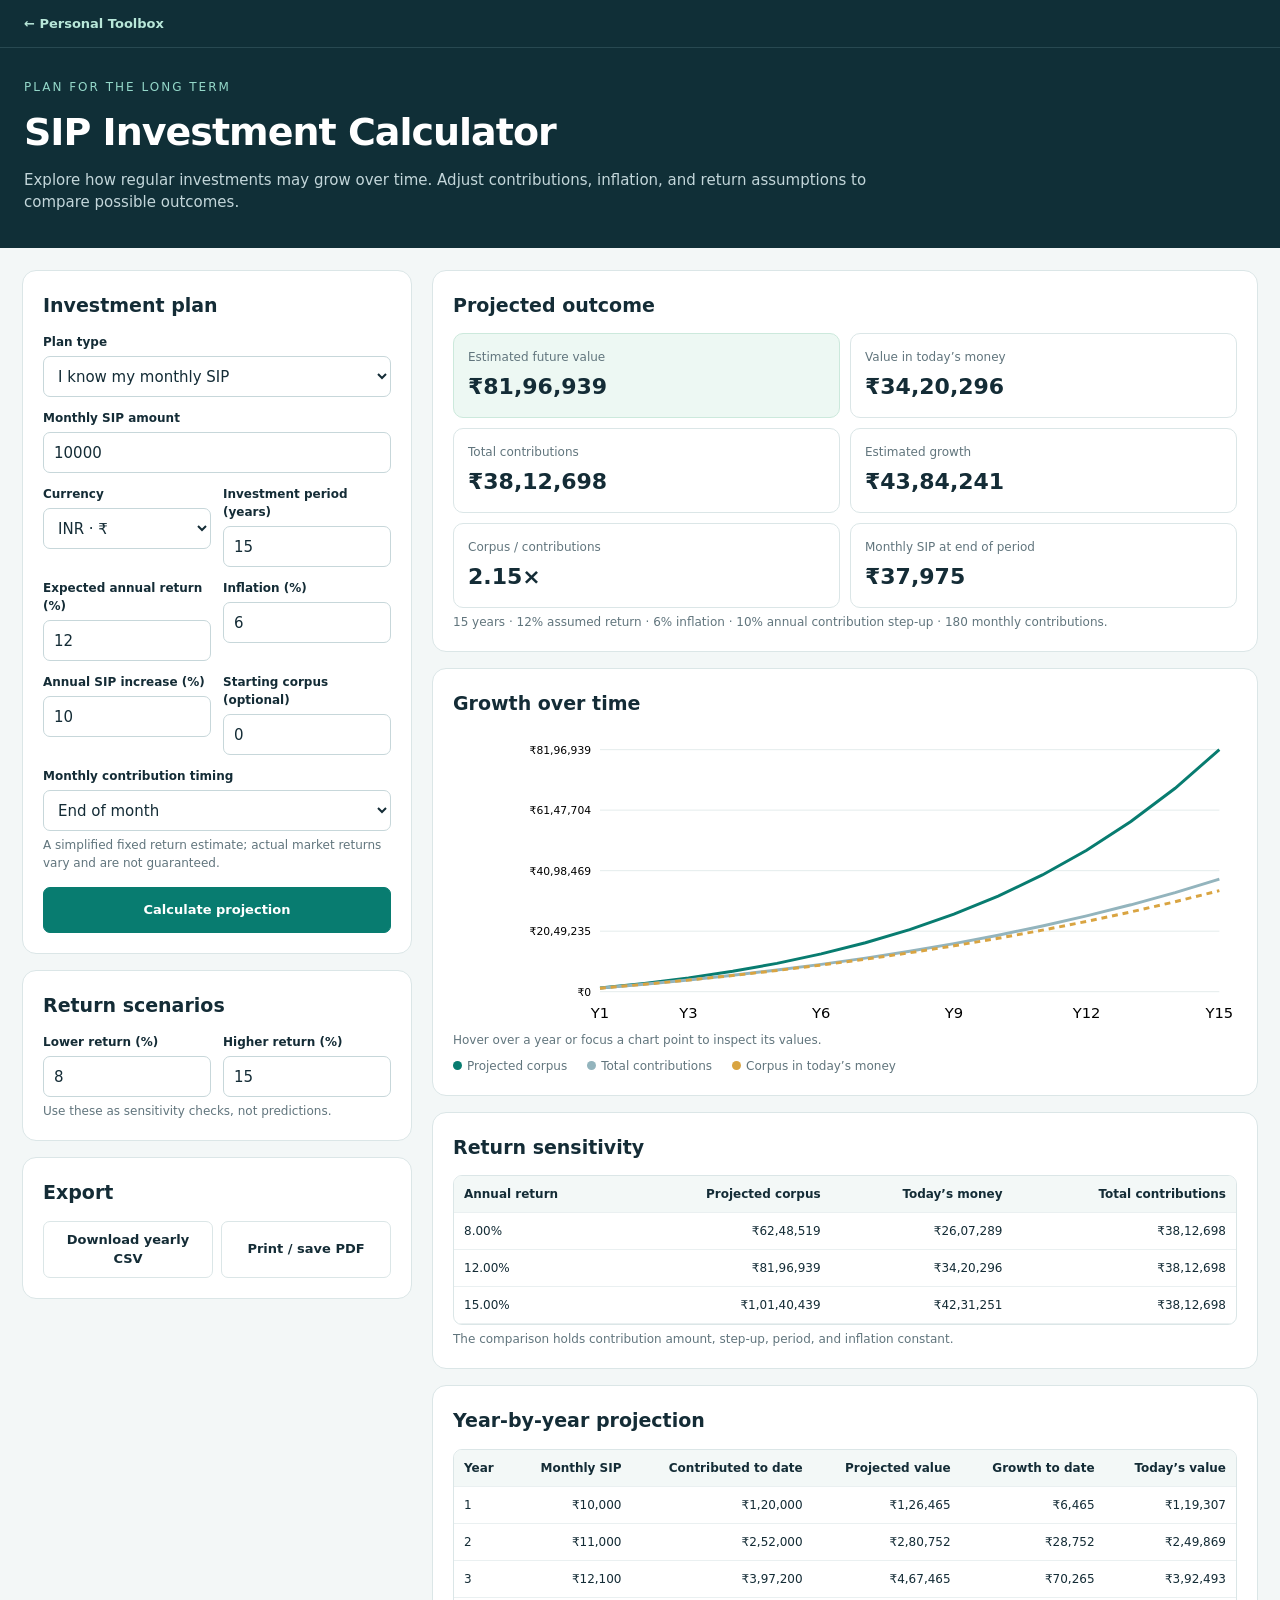
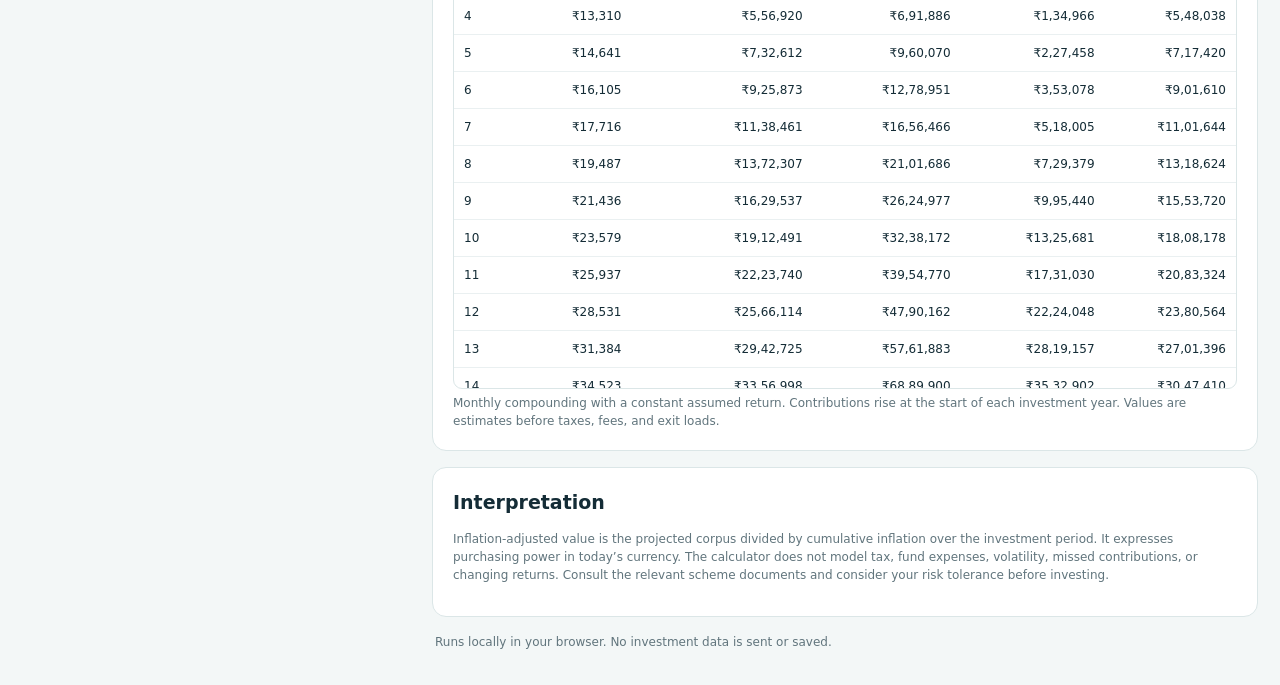
<file: tools/sip-calculator.html>
<!doctype html>
<html lang="en">
<head>
<meta charset="utf-8"><meta name="viewport" content="width=device-width, initial-scale=1">
<meta name="description" content="Estimate SIP investment growth, adjust for inflation, compare return scenarios, and plan a target corpus.">
<title>SIP Investment Calculator · Personal Toolbox</title>
<link rel="icon" type="image/svg+xml" href="../favicon.svg">
<style>
:root{--ink:#142c36;--muted:#61757d;--brand:#087c70;--line:#dbe6e7;--bg:#f3f7f7;--soft:#e8f5ef;--amber:#82591e}*{box-sizing:border-box}body{margin:0;background:var(--bg);color:var(--ink);font:15px/1.5 system-ui,-apple-system,BlinkMacSystemFont,"Segoe UI",sans-serif}nav{background:#102f37;padding:12px max(24px,calc((100vw - 1250px)/2));border-bottom:1px solid #284951}nav a{color:#b8e7d9;text-decoration:none;font-weight:600;font-size:13px}header{background:#102f37;color:white;padding:30px max(24px,calc((100vw - 1250px)/2)) 34px}header .eyebrow{font-size:12px;letter-spacing:2px;text-transform:uppercase;color:#94d8c9}h1{font-size:clamp(26px,3vw,38px);letter-spacing:-1px;margin:8px 0}header p{color:#c3d6da;margin:0;max-width:850px}main{max-width:1300px;margin:auto;padding:22px;display:grid;grid-template-columns:390px minmax(0,1fr);gap:20px;align-items:start}.card{background:white;border:1px solid var(--line);border-radius:14px;padding:20px;margin-bottom:16px}h2{font-size:19px;margin:0 0 14px}h3{font-size:15px;margin:18px 0 8px}.grid{display:grid;grid-template-columns:1fr 1fr;gap:12px}.full{grid-column:1/-1}label{display:block;font-size:12px;font-weight:650;margin-bottom:5px}input,select,button{font:inherit}input,select{width:100%;height:41px;border:1px solid #c7d7da;background:white;border-radius:7px;padding:8px 10px;color:var(--ink);min-width:0}input:focus,select:focus,button:focus-visible{outline:3px solid #7ac7b855;outline-offset:1px;border-color:var(--brand)}button{cursor:pointer;border:1px solid var(--line);padding:8px 12px;border-radius:7px;background:white;color:var(--ink);font-size:13px;font-weight:600}button:hover{background:#f0f7f6}button.primary{background:var(--brand);border-color:var(--brand);color:white;width:100%;margin-top:15px;padding:12px}.help,.small{font-size:12px;color:var(--muted);margin:5px 0 0}.stats{display:grid;grid-template-columns:repeat(2,1fr);gap:10px}.stat{border:1px solid var(--line);border-radius:10px;padding:14px;min-width:0}.stat span{font-size:12px;color:var(--muted);display:block}.stat strong{font-size:22px;display:block;overflow-wrap:anywhere;margin-top:4px}.hero{background:#edf8f3;border-color:#cce9dc}.message{padding:11px 13px;border-radius:8px;margin-bottom:12px;font-size:13px;background:#fff8e9;border:1px solid #f0dfb7;color:var(--amber)}.table-wrap{overflow:auto;border:1px solid var(--line);border-radius:9px;margin-top:12px;max-height:540px}table{border-collapse:collapse;width:100%;font-size:12px;font-variant-numeric:tabular-nums}th,td{padding:9px 10px;text-align:right;border-bottom:1px solid #eaf0f1;white-space:nowrap}th:first-child,td:first-child{text-align:left}thead{background:#f3f8f7;position:sticky;top:0}tfoot{background:#edf7f2;font-weight:700}.actions{display:flex;gap:8px;flex-wrap:wrap}.actions button{flex:1}.chart{width:100%;height:auto;display:block}.legend{display:flex;gap:20px;font-size:12px;color:var(--muted);margin-top:8px}.dot{width:9px;height:9px;display:inline-block;border-radius:50%;margin-right:5px;background:#087c70}.dot.inflation{background:#d9a441}.dot.invested{background:#93b4bd}.note{font-size:12px;color:var(--muted)}.footer{font-size:12px;color:var(--muted);margin:12px 3px} [hidden]{display:none!important}
@media(max-width:900px){main{grid-template-columns:350px 1fr;gap:14px;padding:14px}}@media(max-width:720px){main{display:block;padding:12px}header{padding:24px 18px}nav{padding:11px 18px}.card{padding:16px}.stats{grid-template-columns:1fr 1fr}}@media print{body{background:white}nav,.screen-only,aside{display:none!important}header{background:white;color:black;padding:0 0 15px}header p,header .eyebrow{color:#555}main{display:block;padding:0;max-width:none}.card{break-inside:avoid;box-shadow:none}.table-wrap{max-height:none;overflow:visible}thead{position:static}}
</style>
</head>
<body><nav><a href="../index.html">← Personal Toolbox</a></nav><header><div class="eyebrow">Plan for the long term</div><h1>SIP Investment Calculator</h1><p>Explore how regular investments may grow over time. Adjust contributions, inflation, and return assumptions to compare possible outcomes.</p></header>
<main><aside>
<section class="card"><h2>Investment plan</h2><div class="grid">
<div class="full"><label for="mode">Plan type</label><select id="mode"><option value="regular">I know my monthly SIP</option><option value="goal">I have a target corpus</option></select></div>
<div class="full" id="sipGroup"><label for="sip">Monthly SIP amount</label><input id="sip" type="number" min="1" max="100000000" step="any" value="10000"></div>
<div class="full" id="goalGroup" hidden><label for="goal">Target corpus (future value)</label><input id="goal" type="number" min="1" max="10000000000" step="any" value="10000000"></div>
<div><label for="currency">Currency</label><select id="currency"><option value="INR">INR · ₹</option><option value="USD">USD · $</option><option value="EUR">EUR · €</option><option value="GBP">GBP · £</option><option value="AED">AED</option></select></div>
<div><label for="years">Investment period (years)</label><input id="years" type="number" min="1" max="60" step="1" value="15"></div>
<div><label for="return">Expected annual return (%)</label><input id="return" type="number" min="0" max="100" step="any" value="12"></div>
<div><label for="inflation">Inflation (%)</label><input id="inflation" type="number" min="0" max="50" step="any" value="6"></div>
<div><label for="stepup">Annual SIP increase (%)</label><input id="stepup" type="number" min="0" max="100" step="any" value="10"></div>
<div><label for="initial">Starting corpus (optional)</label><input id="initial" type="number" min="0" max="1000000000" step="any" value="0"></div>
<div class="full"><label for="timing">Monthly contribution timing</label><select id="timing"><option value="end">End of month</option><option value="beginning">Beginning of month</option></select><p class="help">A simplified fixed return estimate; actual market returns vary and are not guaranteed.</p></div>
</div><button class="primary" id="calculate" type="button">Calculate projection</button></section>
<section class="card"><h2>Return scenarios</h2><div class="grid"><div><label for="low">Lower return (%)</label><input id="low" type="number" min="0" max="100" step="any" value="8"></div><div><label for="high">Higher return (%)</label><input id="high" type="number" min="0" max="100" step="any" value="15"></div></div><p class="help">Use these as sensitivity checks, not predictions.</p></section>
<section class="card screen-only"><h2>Export</h2><div class="actions"><button id="csv">Download yearly CSV</button><button id="print">Print / save PDF</button></div></section>
</aside><div id="results"><div id="error" class="message" role="alert" hidden></div>
<section class="card"><h2>Projected outcome</h2><div class="stats"><div class="stat hero"><span>Estimated future value</span><strong id="future">—</strong></div><div class="stat"><span>Value in today’s money</span><strong id="real">—</strong></div><div class="stat"><span>Total contributions</span><strong id="invested">—</strong></div><div class="stat"><span>Estimated growth</span><strong id="growth">—</strong></div><div class="stat"><span>Corpus / contributions</span><strong id="multiple">—</strong></div><div class="stat"><span>Monthly SIP at end of period</span><strong id="lastSip">—</strong></div></div><p id="summary" class="small"></p></section>
<section class="card"><h2>Growth over time</h2><svg id="chart" class="chart" viewBox="0 0 800 300" role="group" aria-label="Interactive chart comparing investment values over time"></svg><p id="chartDetail" class="small" aria-live="polite">Hover over a year or focus a chart point to inspect its values.</p><div class="legend"><span><i class="dot"></i>Projected corpus</span><span><i class="dot invested"></i>Total contributions</span><span><i class="dot inflation"></i>Corpus in today’s money</span></div></section>
<section class="card"><h2>Return sensitivity</h2><div class="table-wrap"><table><thead><tr><th>Annual return</th><th>Projected corpus</th><th>Today’s money</th><th>Total contributions</th></tr></thead><tbody id="scenarios"></tbody></table></div><p class="help">The comparison holds contribution amount, step-up, period, and inflation constant.</p></section>
<section class="card"><h2>Year-by-year projection</h2><div class="table-wrap"><table><thead><tr><th>Year</th><th>Monthly SIP</th><th>Contributed to date</th><th>Projected value</th><th>Growth to date</th><th>Today’s value</th></tr></thead><tbody id="yearsTable"></tbody></table></div><p class="help">Monthly compounding with a constant assumed return. Contributions rise at the start of each investment year. Values are estimates before taxes, fees, and exit loads.</p></section>
<section class="card"><h2>Interpretation</h2><p class="note">Inflation-adjusted value is the projected corpus divided by cumulative inflation over the investment period. It expresses purchasing power in today’s currency. The calculator does not model tax, fund expenses, volatility, missed contributions, or changing returns. Consult the relevant scheme documents and consider your risk tolerance before investing.</p></section><p class="footer">Runs locally in your browser. No investment data is sent or saved.</p></div></main>
<script>
"use strict";
const $=id=>document.getElementById(id), fields=['mode','sip','goal','currency','years','return','inflation','stepup','initial','timing','low','high'];let last=null;
const symbols={INR:'₹',USD:'$',EUR:'€',GBP:'£',AED:'AED '};
function money(n){const v=Number.isFinite(n)?n:0;return symbols[$('currency').value]+new Intl.NumberFormat($('currency').value==='INR'?'en-IN':'en-US',{maximumFractionDigits:0}).format(v)}
function num(id){return Number($(id).value)}
function projection(rate,years,monthly,stepup,initial,timing){const months=years*12,mr=Math.pow(1+rate/100,1/12)-1;let balance=initial,contributed=initial,yearRows=[];for(let y=1;y<=years;y++){const sip=monthly*Math.pow(1+stepup/100,y-1);for(let m=0;m<12;m++){if(timing==='beginning')balance+=sip;balance*=1+mr;if(timing!=='beginning')balance+=sip;contributed+=sip}yearRows.push({year:y,sip,contributed,value:balance,growth:balance-contributed,real:balance/Math.pow(1+num('inflation')/100,y)})}return{future:balance,contributed,growth:balance-contributed,monthly:monthly*Math.pow(1+stepup/100,years-1),years:yearRows,months}}
function calc(){const mode=$('mode').value,years=num('years'),rate=num('return'),infl=num('inflation'),step=num('stepup'),initial=num('initial'),timing=$('timing').value;let monthly=num('sip');if(mode==='goal'){const target=num('goal');if(initial>=target)monthly=0;else{let lo=0,hi=target;for(let i=0;i<80;i++){const mid=(lo+hi)/2;if(projection(rate,years,mid,step,initial,timing).future<target)lo=mid;else hi=mid}monthly=hi}}
const vals=[years,rate,infl,step,initial,monthly,num('low'),num('high'),mode==='goal'?num('goal'):1];if(vals.some(v=>!Number.isFinite(v))||years<1||years>60||!Number.isInteger(years)||rate<0||rate>100||infl<0||infl>50||step<0||step>100||initial<0||monthly<0||(mode==='regular'&&monthly===0)||monthly>1e8||num('low')<0||num('low')>100||num('high')<0||num('high')>100||(mode==='goal'&&(num('goal')<=0||num('goal')>1e10))){$('error').textContent='Enter valid values. Period must be 1–60 whole years, monthly investment must be positive, and rates and targets must be within the displayed limits.';$('error').hidden=false;return}const base=projection(rate,years,monthly,step,initial,timing);last={rate,years,monthly,step,initial,timing,base};$('error').hidden=true;$('future').textContent=money(base.future);$('real').textContent=money(base.future/Math.pow(1+infl/100,years));$('invested').textContent=money(base.contributed);$('growth').textContent=money(base.growth);$('multiple').textContent=(base.future/Math.max(base.contributed,1)).toFixed(2)+'×';$('lastSip').textContent=money(base.monthly);$('summary').textContent=mode==='goal'?(monthly===0?`Your starting corpus already meets the target of ${money(num('goal'))}.`:`To target ${money(num('goal'))} in ${years} years, estimated starting SIP: ${money(monthly)}/month, stepping up ${step}% each year.`):`${years} years · ${rate}% assumed return · ${infl}% inflation · ${step}% annual contribution step-up · ${base.months} monthly contributions.`;renderTable(base);renderScenarios();drawChart(base)}
function renderTable(p){const body=$('yearsTable');body.replaceChildren();p.years.forEach(r=>{const tr=document.createElement('tr');[r.year,money(r.sip),money(r.contributed),money(r.value),money(r.growth),money(r.real)].forEach(v=>{const td=document.createElement('td');td.textContent=v;tr.append(td)});body.append(tr)})}
function renderScenarios(){const rates=[num('low'),num('return'),num('high')].filter(Number.isFinite),body=$('scenarios');body.replaceChildren();[...new Set(rates)].sort((a,b)=>a-b).forEach(rate=>{const p=projection(rate,last.years,last.monthly,last.step,last.initial,last.timing),tr=document.createElement('tr');[rate.toFixed(2)+'%',money(p.future),money(p.future/Math.pow(1+num('inflation')/100,last.years)),money(p.contributed)].forEach(v=>{const td=document.createElement('td');td.textContent=v;tr.append(td)});body.append(tr)})}
function drawChart(p){const svg=$('chart'),W=800,H=300,pad={l:150,r:18,t:18,b:35},max=Math.max(...p.years.map(x=>x.value),1),x=i=>pad.l+(W-pad.l-pad.r)*i/(p.years.length-1||1),y=v=>H-pad.b-(H-pad.t-pad.b)*v/max;const line=(key,color,dash='')=>{const pts=p.years.map((r,i)=>`${i?'L':'M'}${x(i)},${y(key(r))}`).join(' ');return `<path d="${pts}" fill="none" stroke="${color}" stroke-width="3" ${dash?`stroke-dasharray="${dash}"`:''}/>`};let html='';for(let i=0;i<=4;i++){const v=max*i/4,yy=y(v);html+=`<path d="M${pad.l} ${yy}H${W-pad.r}" stroke="#e4ecec"/><text x="${pad.l-9}" y="${yy+4}" text-anchor="end" font-size="11">${money(v)}</text>`}html+=line(r=>r.value,'#087c70')+line(r=>r.contributed,'#93b4bd')+line(r=>r.real,'#d9a441','6 5');p.years.forEach((r,i)=>{if(i===0||i===p.years.length-1||(i+1)%Math.ceil(p.years.length/6)===0)html+=`<text x="${x(i)}" y="${H-8}" text-anchor="middle">Y${r.year}</text>`});html+='<line id="chartGuide" y1="18" y2="265" stroke="#587078" stroke-dasharray="4 4" opacity="0"/><circle id="chartProjected" r="5" fill="#087c70" opacity="0"/><circle id="chartContributed" r="5" fill="#93b4bd" opacity="0"/><circle id="chartReal" r="5" fill="#d9a441" opacity="0"/>';p.years.forEach((r,i)=>{html+=`<circle class="chart-point" data-index="${i}" cx="${x(i)}" cy="${y(r.value)}" r="12" fill="transparent" tabindex="0" role="button" aria-label="Year ${r.year}: projected ${money(r.value)}, contributions ${money(r.contributed)}, inflation-adjusted ${money(r.real)}"/>`});svg.innerHTML=html;const show=target=>{const i=Number(target.dataset.index),r=p.years[i],cx=x(i);$('chartGuide').setAttribute('x1',cx);$('chartGuide').setAttribute('x2',cx);$('chartGuide').setAttribute('opacity','1');for(const [id,value] of [['chartProjected',r.value],['chartContributed',r.contributed],['chartReal',r.real]]){const dot=$(id);dot.setAttribute('cx',cx);dot.setAttribute('cy',y(value));dot.setAttribute('opacity','1')}$('chartDetail').textContent=`Year ${r.year} · Projected corpus: ${money(r.value)} · Contributions: ${money(r.contributed)} · Today’s value: ${money(r.real)}`};svg.querySelectorAll('.chart-point').forEach(point=>{point.addEventListener('pointerenter',()=>show(point));point.addEventListener('focus',()=>show(point));point.addEventListener('click',()=>show(point))})}
function exportCsv(){if(!last)return;const rows=[['SIP investment projection'],['Plan type',$('mode').value],['Currency',$('currency').value],['Expected annual return (%)',last.rate],['Inflation (%)',num('inflation')],['Annual step-up (%)',last.step],['Investment period (years)',last.years],['Starting corpus',last.initial],['Monthly contribution timing',last.timing],[],['Year','Monthly SIP','Contributions to date','Projected value','Growth to date','Value in today’s money']];last.base.years.forEach(r=>rows.push([r.year,r.sip.toFixed(2),r.contributed.toFixed(2),r.value.toFixed(2),r.growth.toFixed(2),r.real.toFixed(2)]));const csv=rows.map(row=>row.map(v=>'"'+String(v).replaceAll('"','""')+'"').join(',')).join('\r\n');const a=document.createElement('a');a.href=URL.createObjectURL(new Blob(['\uFEFF'+csv],{type:'text/csv;charset=utf-8'}));a.download='sip-projection.csv';a.click();setTimeout(()=>URL.revokeObjectURL(a.href),1000)}
$('mode').onchange=()=>{$('sipGroup').hidden=$('mode').value==='goal';$('goalGroup').hidden=$('mode').value!=='goal';calc()};$('calculate').onclick=calc;$('csv').onclick=exportCsv;$('print').onclick=()=>window.print();fields.forEach(id=>$(id).addEventListener('change',calc));calc();
window.SIPCalculator={projection};
</script></body></html>
</file>
<file: styles.css>
:root{color-scheme:light;--ink:#142c36;--muted:#61757d;--brand:#087c70;--line:#dbe6e7;--bg:#f3f7f7}*{box-sizing:border-box}body{margin:0;color:var(--ink);background:var(--bg);font:15px/1.6 system-ui,-apple-system,BlinkMacSystemFont,"Segoe UI",sans-serif}.topbar{display:flex;align-items:center;justify-content:space-between;padding:21px max(24px,calc((100vw - 1080px)/2));background:#102f37;color:white;gap:15px}.brand{display:flex;align-items:center;gap:10px;color:white;text-decoration:none;font-weight:650;letter-spacing:-.3px}.brand-icon{background:#1b4a50;border:1px solid #3a666b;width:33px;height:33px;border-radius:8px;text-align:center;line-height:31px;color:#99e3ce;font-size:24px}.badge{font-size:12px;color:#c0dcd7;border:1px solid #45676b;border-radius:99px;padding:4px 11px}main{max-width:1128px;margin:auto;padding:44px 24px 24px}.intro{margin-bottom:30px}.eyebrow{color:var(--brand);font-size:11px;font-weight:700;letter-spacing:2px;margin:0 0 10px}h1{font-size:clamp(29px,4vw,43px);line-height:1.2;letter-spacing:-1.3px;margin:0 0 12px}.intro>p:last-child{color:var(--muted);margin:0}.controls{display:flex;gap:16px;align-items:end}.search{flex:1}.filter{width:190px}label{display:block;font-size:12px;font-weight:650;margin-bottom:6px}input,select{font:inherit;display:block;width:100%;height:46px;border:1px solid #c7d7da;background:white;border-radius:9px;padding:10px 13px;color:var(--ink)}input:focus,select:focus,a:focus-visible{outline:3px solid #7ac7b855;outline-offset:3px;border-color:var(--brand)}.count{font-size:12px;color:var(--muted);margin:18px 0 12px;min-height:19px}.tools{display:grid;grid-template-columns:repeat(3,minmax(0,1fr));gap:18px}.tool{display:flex;flex-direction:column;align-items:start;background:white;border:1px solid var(--line);border-radius:15px;padding:24px;min-height:260px;text-decoration:none;color:var(--ink);transition:border-color .15s,transform .15s;box-shadow:0 4px 16px #12323904}.tool:hover{border-color:#8dc7b9;transform:translateY(-2px)}.tool-icon{background:#e7f5ee;color:var(--brand);width:46px;height:46px;border-radius:12px;padding:10px;margin-bottom:20px}.tool-category{font-size:10px;letter-spacing:1.3px;text-transform:uppercase;font-weight:700;color:var(--brand);margin:0 0 6px}.tool h2{font-size:19px;letter-spacing:-.3px;line-height:1.35;margin:0 0 9px}.tool-description{font-size:13px;color:var(--muted);margin:0 0 24px}.tool-open{font-size:13px;font-weight:650;color:var(--brand);margin-top:auto}.empty{padding:30px 20px;border:1px dashed #c7d7da;border-radius:12px;color:var(--muted);text-align:center}footer{margin:50px 0 0;border-top:1px solid var(--line);padding-top:18px;color:var(--muted);font-size:12px}[hidden]{display:none!important}@media(max-width:900px){.tools{grid-template-columns:repeat(2,minmax(0,1fr))}}@media(max-width:580px){main{padding:30px 18px 20px}.topbar{padding:17px 18px}.badge{display:none}.controls{flex-direction:column;align-items:stretch;gap:12px}.filter{width:auto}.tools{grid-template-columns:1fr}.tool{min-height:245px}.intro{margin-bottom:25px}}@media(prefers-reduced-motion:reduce){.tool{transition:none}.tool:hover{transform:none}}
</file>
